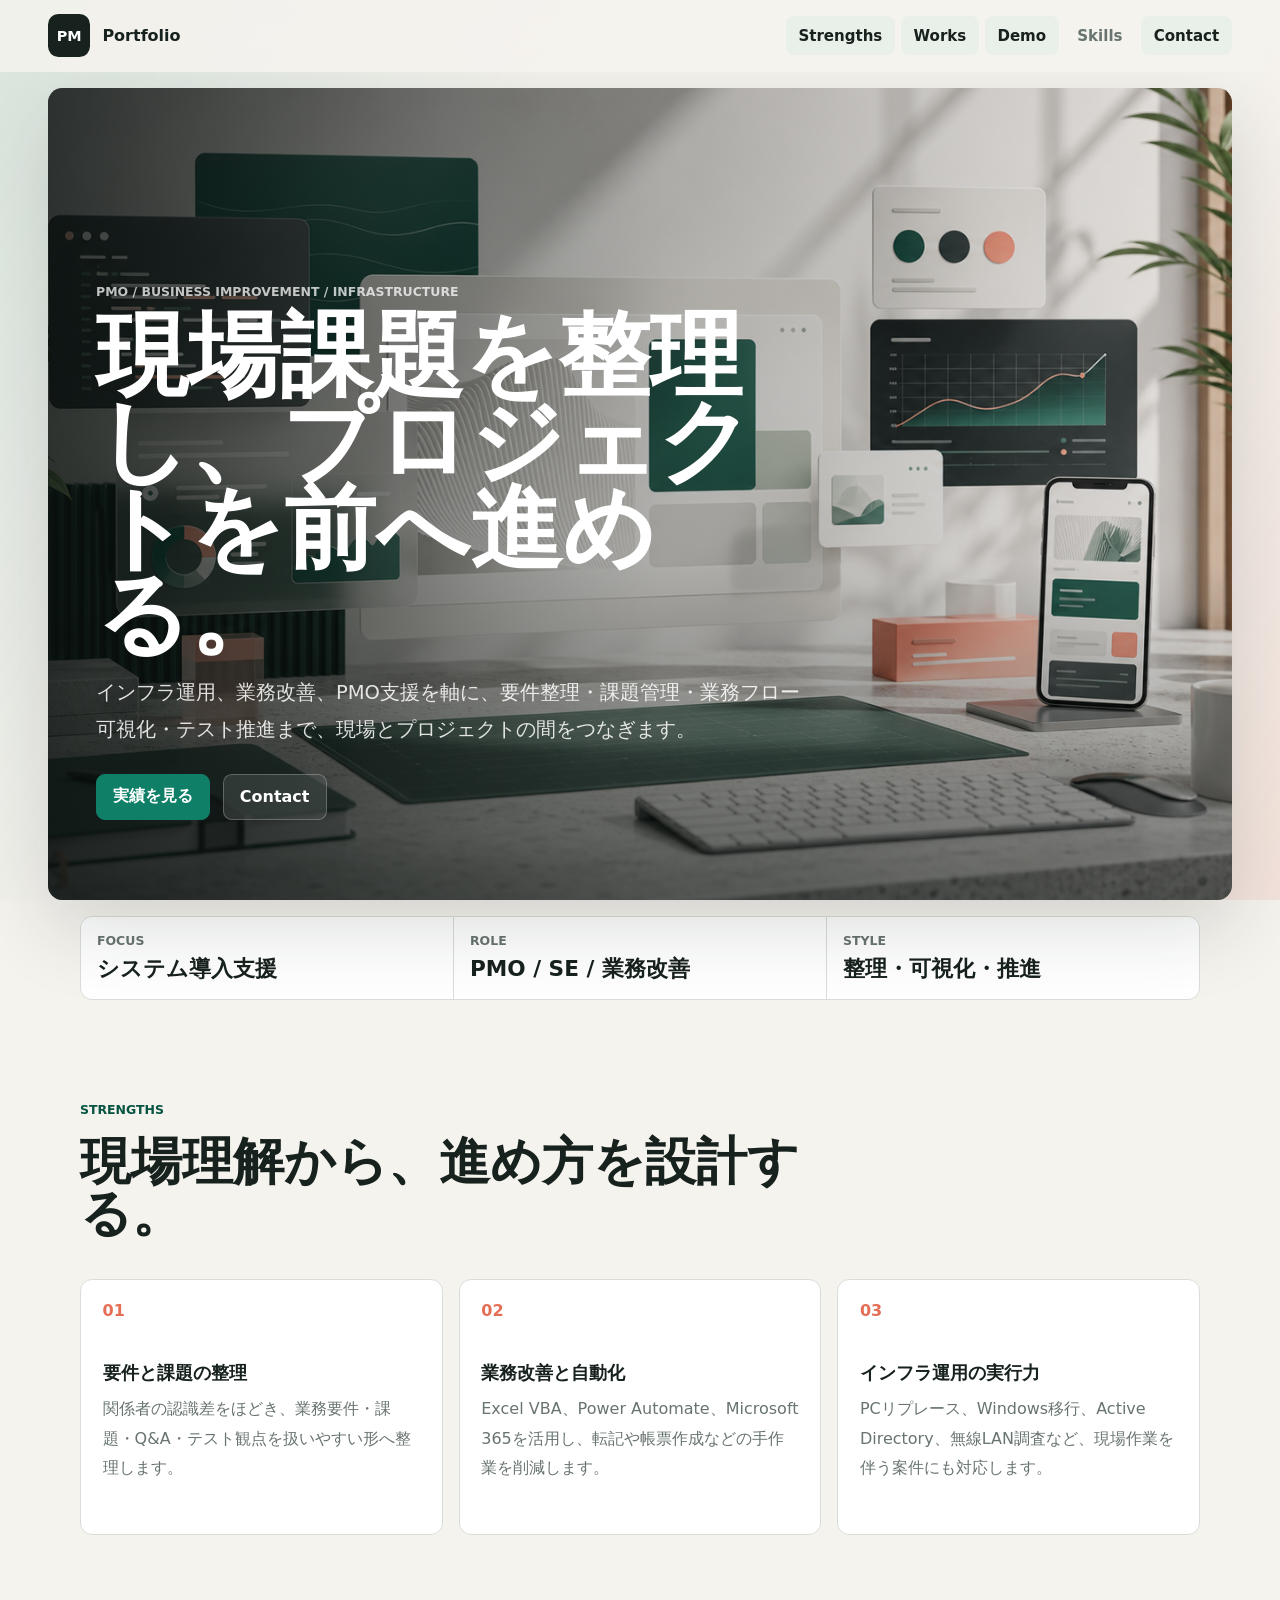
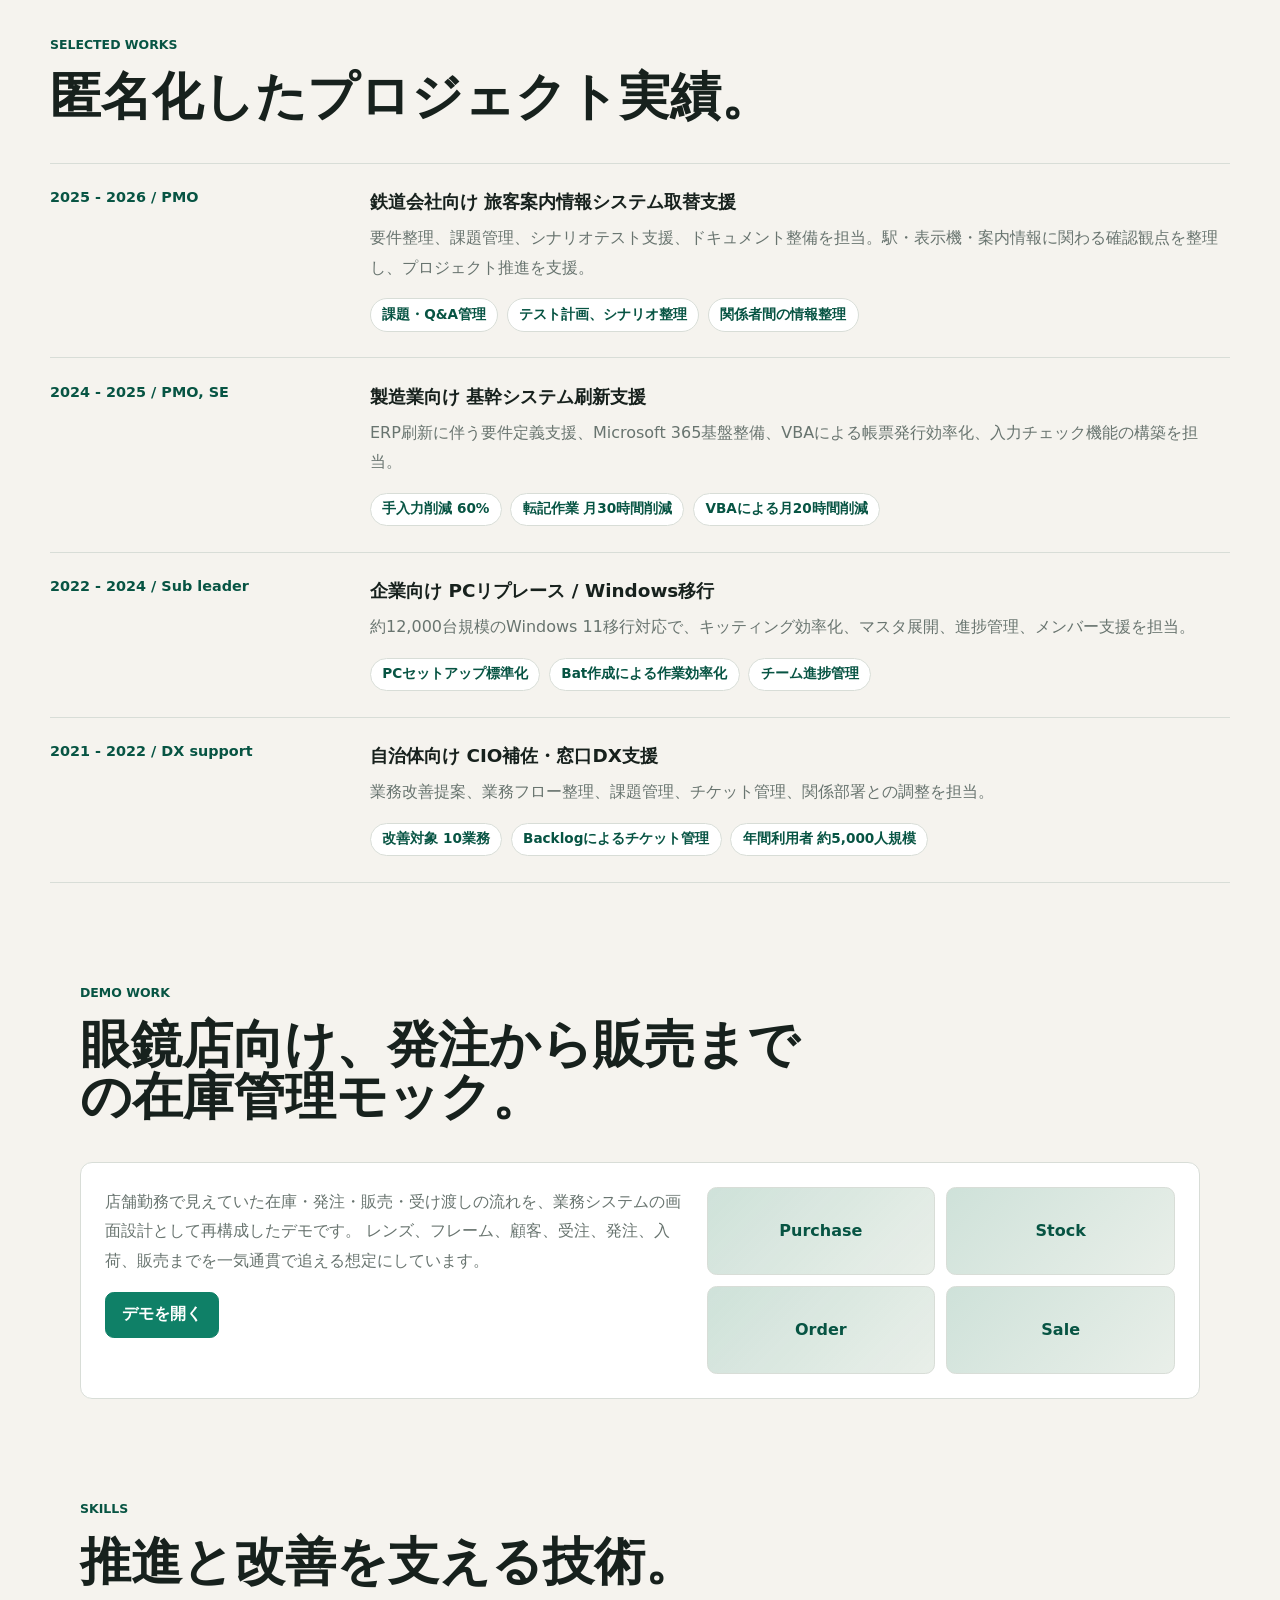
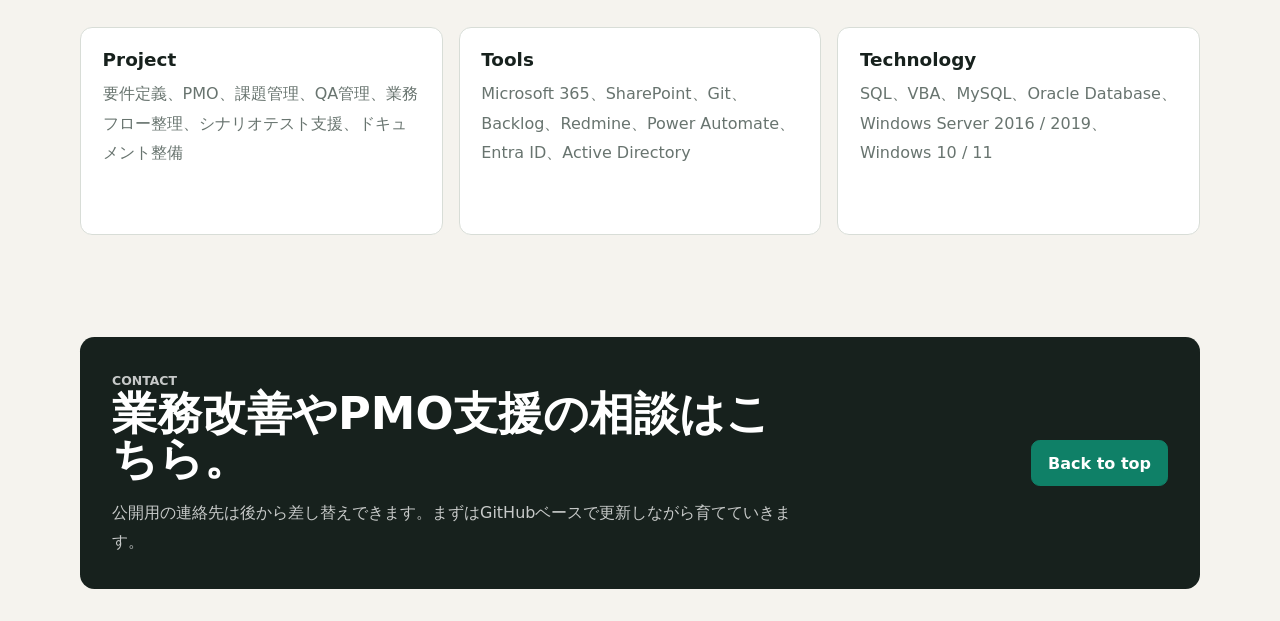
<file: index.html>
<!doctype html>
<html lang="ja">
  <head>
    <meta charset="UTF-8" />
    <meta name="viewport" content="width=device-width, initial-scale=1.0" />
    <meta
      name="description"
      content="PMO, business improvement, infrastructure operations, and DX support portfolio."
    />
    <title>PMO Portfolio</title>
    <link rel="stylesheet" href="src/styles.css" />
  </head>
  <body>
    <header class="site-header">
      <a class="brand" href="#top" aria-label="PMO Portfolio home">
        <span class="brand-mark">PM</span>
        <span>Portfolio</span>
      </a>
      <nav class="nav-links" aria-label="Primary navigation">
        <a href="#strengths">Strengths</a>
        <a href="#works">Works</a>
        <a href="#demo">Demo</a>
        <a href="#skills">Skills</a>
        <a href="#contact">Contact</a>
      </nav>
    </header>

    <main id="top">
      <section class="hero-section">
        <div class="hero-media" aria-hidden="true">
          <img src="assets/portfolio-hero.png" alt="" />
        </div>
        <div class="hero-content">
          <p class="eyebrow">PMO / Business Improvement / Infrastructure</p>
          <h1>現場課題を整理し、プロジェクトを前へ進める。</h1>
          <p class="hero-lead">
            インフラ運用、業務改善、PMO支援を軸に、要件整理・課題管理・業務フロー可視化・テスト推進まで、現場とプロジェクトの間をつなぎます。
          </p>
          <div class="hero-actions">
            <a class="button button-primary" href="#works">実績を見る</a>
            <a class="button button-secondary" href="#contact">Contact</a>
          </div>
        </div>
      </section>

      <section class="intro-strip" aria-label="Profile summary">
        <div>
          <span>Focus</span>
          <strong>システム導入支援</strong>
        </div>
        <div>
          <span>Role</span>
          <strong>PMO / SE / 業務改善</strong>
        </div>
        <div>
          <span>Style</span>
          <strong>整理・可視化・推進</strong>
        </div>
      </section>

      <section class="section" id="strengths">
        <div class="section-heading">
          <p class="eyebrow">Strengths</p>
          <h2>現場理解から、進め方を設計する。</h2>
        </div>
        <div class="strength-grid">
          <article>
            <span>01</span>
            <h3>要件と課題の整理</h3>
            <p>関係者の認識差をほどき、業務要件・課題・Q&A・テスト観点を扱いやすい形へ整理します。</p>
          </article>
          <article>
            <span>02</span>
            <h3>業務改善と自動化</h3>
            <p>Excel VBA、Power Automate、Microsoft 365を活用し、転記や帳票作成などの手作業を削減します。</p>
          </article>
          <article>
            <span>03</span>
            <h3>インフラ運用の実行力</h3>
            <p>PCリプレース、Windows移行、Active Directory、無線LAN調査など、現場作業を伴う案件にも対応します。</p>
          </article>
        </div>
      </section>

      <section class="section works-section" id="works">
        <div class="section-heading">
          <p class="eyebrow">Selected works</p>
          <h2>匿名化したプロジェクト実績。</h2>
        </div>
        <div class="timeline">
          <article class="work-item">
            <div class="work-meta">2025 - 2026 / PMO</div>
            <div>
              <h3>鉄道会社向け 旅客案内情報システム取替支援</h3>
              <p>要件整理、課題管理、シナリオテスト支援、ドキュメント整備を担当。駅・表示機・案内情報に関わる確認観点を整理し、プロジェクト推進を支援。</p>
              <ul>
                <li>課題・Q&A管理</li>
                <li>テスト計画、シナリオ整理</li>
                <li>関係者間の情報整理</li>
              </ul>
            </div>
          </article>
          <article class="work-item">
            <div class="work-meta">2024 - 2025 / PMO, SE</div>
            <div>
              <h3>製造業向け 基幹システム刷新支援</h3>
              <p>ERP刷新に伴う要件定義支援、Microsoft 365基盤整備、VBAによる帳票発行効率化、入力チェック機能の構築を担当。</p>
              <ul>
                <li>手入力削減 60%</li>
                <li>転記作業 月30時間削減</li>
                <li>VBAによる月20時間削減</li>
              </ul>
            </div>
          </article>
          <article class="work-item">
            <div class="work-meta">2022 - 2024 / Sub leader</div>
            <div>
              <h3>企業向け PCリプレース / Windows移行</h3>
              <p>約12,000台規模のWindows 11移行対応で、キッティング効率化、マスタ展開、進捗管理、メンバー支援を担当。</p>
              <ul>
                <li>PCセットアップ標準化</li>
                <li>Bat作成による作業効率化</li>
                <li>チーム進捗管理</li>
              </ul>
            </div>
          </article>
          <article class="work-item">
            <div class="work-meta">2021 - 2022 / DX support</div>
            <div>
              <h3>自治体向け CIO補佐・窓口DX支援</h3>
              <p>業務改善提案、業務フロー整理、課題管理、チケット管理、関係部署との調整を担当。</p>
              <ul>
                <li>改善対象 10業務</li>
                <li>Backlogによるチケット管理</li>
                <li>年間利用者 約5,000人規模</li>
              </ul>
            </div>
          </article>
        </div>
      </section>

      <section class="section demo-section" id="demo">
        <div class="section-heading">
          <p class="eyebrow">Demo work</p>
          <h2>眼鏡店向け、発注から販売までの在庫管理モック。</h2>
        </div>
        <div class="demo-showcase">
          <div>
            <p>
              店舗勤務で見えていた在庫・発注・販売・受け渡しの流れを、業務システムの画面設計として再構成したデモです。
              レンズ、フレーム、顧客、受注、発注、入荷、販売までを一気通貫で追える想定にしています。
            </p>
            <a class="button demo-button" href="demos/optical-inventory.html">デモを開く</a>
          </div>
          <div class="demo-preview" aria-hidden="true">
            <span>Purchase</span>
            <span>Stock</span>
            <span>Order</span>
            <span>Sale</span>
          </div>
        </div>
      </section>

      <section class="section skills-section" id="skills">
        <div class="section-heading">
          <p class="eyebrow">Skills</p>
          <h2>推進と改善を支える技術。</h2>
        </div>
        <div class="skill-columns">
          <div>
            <h3>Project</h3>
            <p>要件定義、PMO、課題管理、QA管理、業務フロー整理、シナリオテスト支援、ドキュメント整備</p>
          </div>
          <div>
            <h3>Tools</h3>
            <p>Microsoft 365、SharePoint、Git、Backlog、Redmine、Power Automate、Entra ID、Active Directory</p>
          </div>
          <div>
            <h3>Technology</h3>
            <p>SQL、VBA、MySQL、Oracle Database、Windows Server 2016 / 2019、Windows 10 / 11</p>
          </div>
        </div>
      </section>

      <section class="contact-section" id="contact">
        <div>
          <p class="eyebrow">Contact</p>
          <h2>業務改善やPMO支援の相談はこちら。</h2>
          <p>公開用の連絡先は後から差し替えできます。まずはGitHubベースで更新しながら育てていきます。</p>
        </div>
        <a class="button button-primary" href="#top">Back to top</a>
      </section>
    </main>

    <script src="src/app.js"></script>
  </body>
</html>
</file>
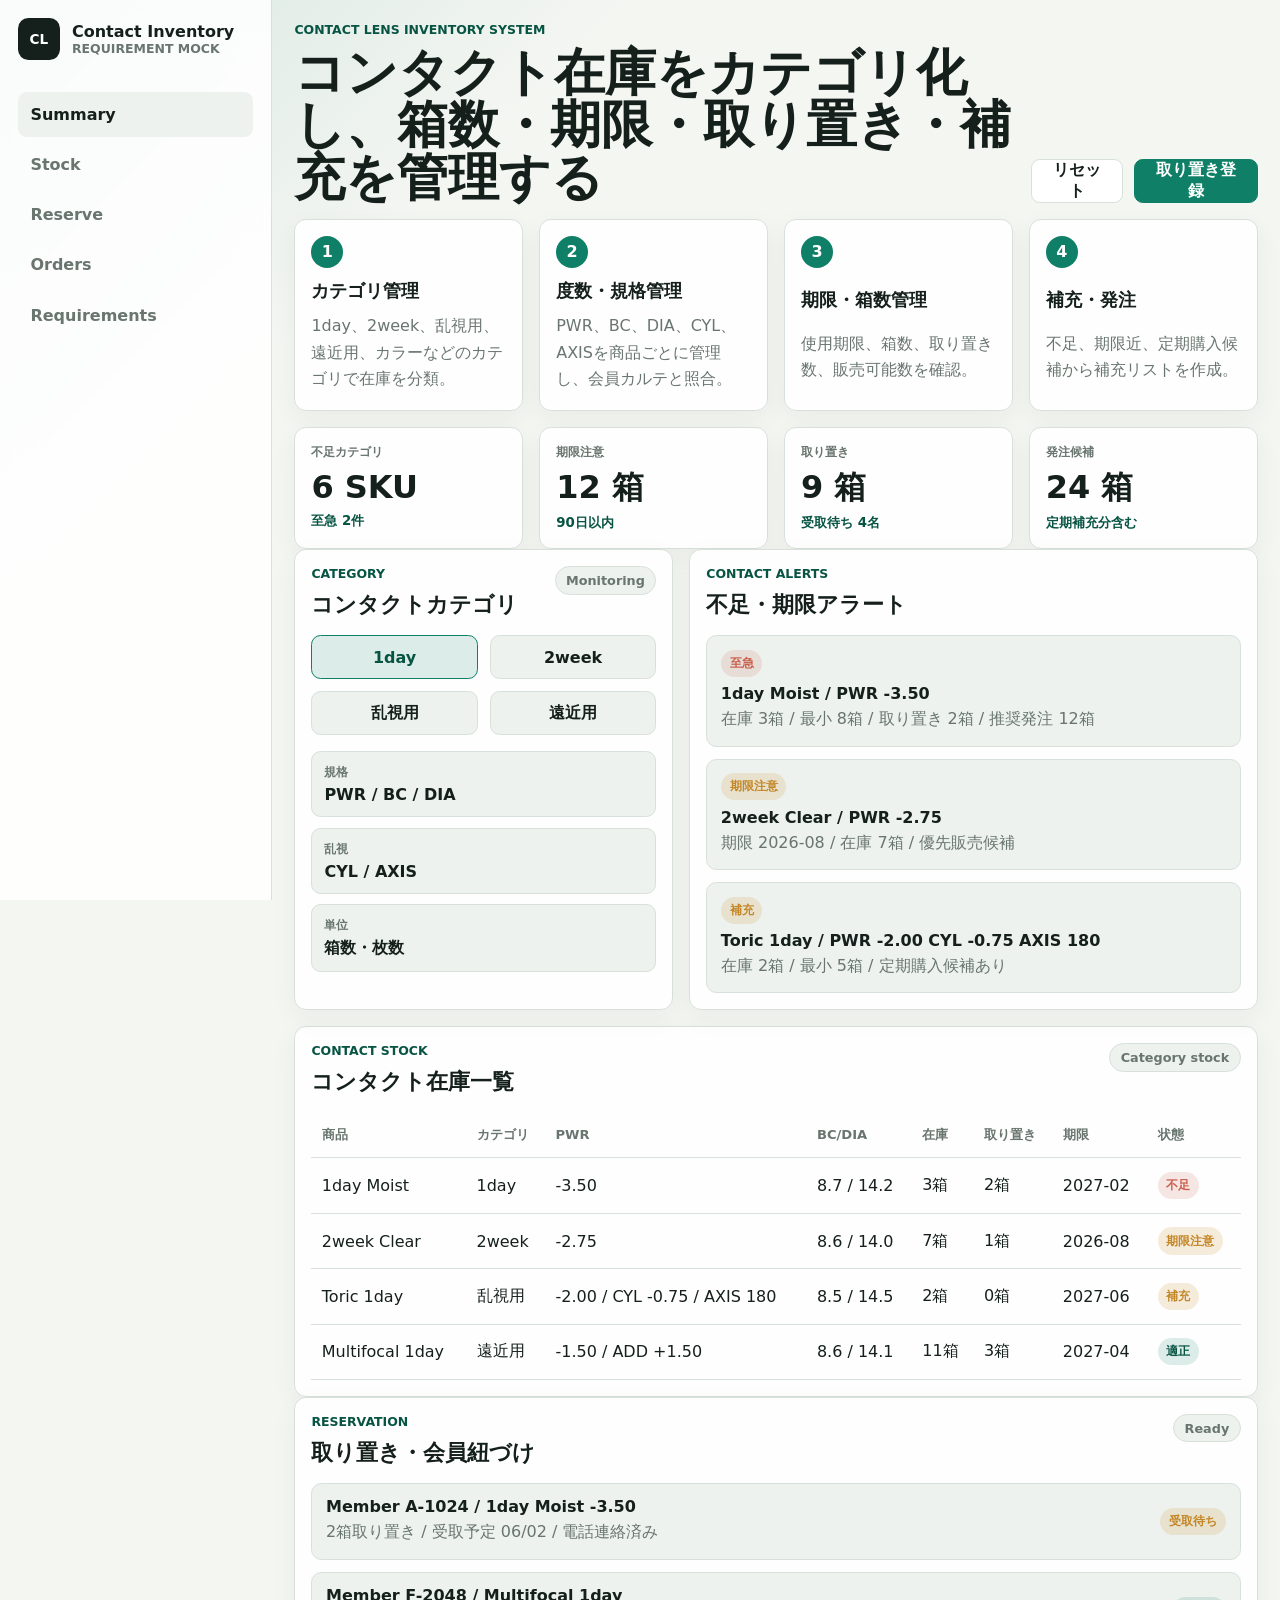
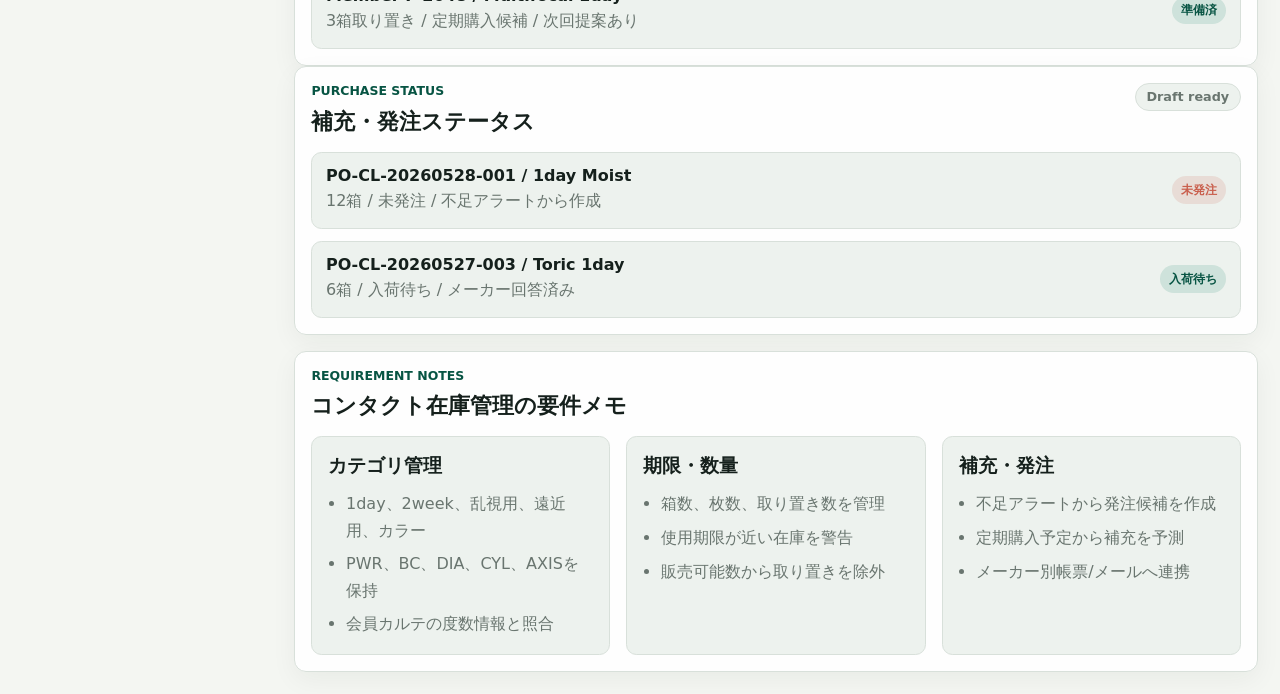
<file: demos/contact-inventory-system.html>
<!doctype html>
<html lang="ja">
  <head>
    <meta charset="UTF-8" />
    <meta name="viewport" content="width=device-width, initial-scale=1.0" />
    <meta
      name="description"
      content="Contact lens inventory system mock with category stock, expiration, reservation, and reorder alerts."
    />
    <title>Contact Lens Inventory System Mock</title>
    <link rel="stylesheet" href="../src/optical-demo.css" />
  </head>
  <body>
    <div class="app-frame">
      <aside class="side-panel">
        <a class="brand" href="optical-inventory.html">
          <span class="brand-mark">CL</span>
          <span>
            <strong>Contact Inventory</strong>
            <small>Requirement mock</small>
          </span>
        </a>
        <nav class="side-nav" aria-label="Contact inventory navigation">
          <a class="active" href="#summary">Summary</a>
          <a href="#stock">Stock</a>
          <a href="#reserve">Reserve</a>
          <a href="#orders">Orders</a>
          <a href="#requirements">Requirements</a>
        </nav>
      </aside>

      <main class="workspace">
        <header class="topbar detail-topbar">
          <div>
            <p class="eyebrow">Contact lens inventory system</p>
            <h1>コンタクト在庫をカテゴリ化し、箱数・期限・取り置き・補充を管理する</h1>
          </div>
          <div class="top-actions">
            <button type="button" class="ghost-button" id="resetContact">リセット</button>
            <button type="button" class="primary-button" id="reserveContact">取り置き登録</button>
          </div>
        </header>

        <section class="system-flow" aria-label="Contact inventory flow">
          <article>
            <span>1</span>
            <strong>カテゴリ管理</strong>
            <p>1day、2week、乱視用、遠近用、カラーなどのカテゴリで在庫を分類。</p>
          </article>
          <article>
            <span>2</span>
            <strong>度数・規格管理</strong>
            <p>PWR、BC、DIA、CYL、AXISを商品ごとに管理し、会員カルテと照合。</p>
          </article>
          <article>
            <span>3</span>
            <strong>期限・箱数管理</strong>
            <p>使用期限、箱数、取り置き数、販売可能数を確認。</p>
          </article>
          <article>
            <span>4</span>
            <strong>補充・発注</strong>
            <p>不足、期限近、定期購入候補から補充リストを作成。</p>
          </article>
        </section>

        <section class="kpi-grid" id="summary">
          <article>
            <span>不足カテゴリ</span>
            <strong id="contactAlertCount">6 SKU</strong>
            <small>至急 2件</small>
          </article>
          <article>
            <span>期限注意</span>
            <strong>12 箱</strong>
            <small>90日以内</small>
          </article>
          <article>
            <span>取り置き</span>
            <strong id="reservedBoxes">9 箱</strong>
            <small>受取待ち 4名</small>
          </article>
          <article>
            <span>発注候補</span>
            <strong>24 箱</strong>
            <small>定期補充分含む</small>
          </article>
        </section>

        <section class="lens-layout">
          <article class="panel lens-filter-panel">
            <div class="panel-heading">
              <div>
                <p class="eyebrow">Category</p>
                <h2>コンタクトカテゴリ</h2>
              </div>
              <span class="live-badge" id="contactState">Monitoring</span>
            </div>
            <div class="search-mode-grid">
              <button type="button" class="active">1day</button>
              <button type="button">2week</button>
              <button type="button">乱視用</button>
              <button type="button">遠近用</button>
            </div>
            <div class="device-spec-grid">
              <div><span>規格</span><strong>PWR / BC / DIA</strong></div>
              <div><span>乱視</span><strong>CYL / AXIS</strong></div>
              <div><span>単位</span><strong>箱数・枚数</strong></div>
            </div>
          </article>

          <article class="panel shortage-panel">
            <div class="panel-heading">
              <div>
                <p class="eyebrow">Contact alerts</p>
                <h2>不足・期限アラート</h2>
              </div>
            </div>
            <div class="alert-list">
              <article>
                <span class="pill danger">至急</span>
                <strong>1day Moist / PWR -3.50</strong>
                <p>在庫 3箱 / 最小 8箱 / 取り置き 2箱 / 推奨発注 12箱</p>
              </article>
              <article>
                <span class="pill warn">期限注意</span>
                <strong>2week Clear / PWR -2.75</strong>
                <p>期限 2026-08 / 在庫 7箱 / 優先販売候補</p>
              </article>
              <article>
                <span class="pill warn">補充</span>
                <strong>Toric 1day / PWR -2.00 CYL -0.75 AXIS 180</strong>
                <p>在庫 2箱 / 最小 5箱 / 定期購入候補あり</p>
              </article>
            </div>
          </article>
        </section>

        <section class="panel lens-matrix-panel" id="stock">
          <div class="panel-heading">
            <div>
              <p class="eyebrow">Contact stock</p>
              <h2>コンタクト在庫一覧</h2>
            </div>
            <span class="live-badge">Category stock</span>
          </div>
          <div class="table-wrap">
            <table>
              <thead>
                <tr>
                  <th>商品</th>
                  <th>カテゴリ</th>
                  <th>PWR</th>
                  <th>BC/DIA</th>
                  <th>在庫</th>
                  <th>取り置き</th>
                  <th>期限</th>
                  <th>状態</th>
                </tr>
              </thead>
              <tbody>
                <tr>
                  <td>1day Moist</td>
                  <td>1day</td>
                  <td>-3.50</td>
                  <td>8.7 / 14.2</td>
                  <td id="contactStockCritical">3箱</td>
                  <td id="contactReservedRow">2箱</td>
                  <td>2027-02</td>
                  <td><span class="pill danger">不足</span></td>
                </tr>
                <tr>
                  <td>2week Clear</td>
                  <td>2week</td>
                  <td>-2.75</td>
                  <td>8.6 / 14.0</td>
                  <td>7箱</td>
                  <td>1箱</td>
                  <td>2026-08</td>
                  <td><span class="pill warn">期限注意</span></td>
                </tr>
                <tr>
                  <td>Toric 1day</td>
                  <td>乱視用</td>
                  <td>-2.00 / CYL -0.75 / AXIS 180</td>
                  <td>8.5 / 14.5</td>
                  <td>2箱</td>
                  <td>0箱</td>
                  <td>2027-06</td>
                  <td><span class="pill warn">補充</span></td>
                </tr>
                <tr>
                  <td>Multifocal 1day</td>
                  <td>遠近用</td>
                  <td>-1.50 / ADD +1.50</td>
                  <td>8.6 / 14.1</td>
                  <td>11箱</td>
                  <td>3箱</td>
                  <td>2027-04</td>
                  <td><span class="pill ok">適正</span></td>
                </tr>
              </tbody>
            </table>
          </div>
        </section>

        <section class="panel order-status-panel" id="reserve">
          <div class="panel-heading">
            <div>
              <p class="eyebrow">Reservation</p>
              <h2>取り置き・会員紐づけ</h2>
            </div>
            <span class="live-badge" id="reserveState">Ready</span>
          </div>
          <div class="history-list">
            <article>
              <div>
                <strong>Member A-1024 / 1day Moist -3.50</strong>
                <p>2箱取り置き / 受取予定 06/02 / 電話連絡済み</p>
              </div>
              <span class="pill warn">受取待ち</span>
            </article>
            <article>
              <div>
                <strong>Member F-2048 / Multifocal 1day</strong>
                <p>3箱取り置き / 定期購入候補 / 次回提案あり</p>
              </div>
              <span class="pill ok">準備済</span>
            </article>
          </div>
        </section>

        <section class="panel order-status-panel" id="orders">
          <div class="panel-heading">
            <div>
              <p class="eyebrow">Purchase status</p>
              <h2>補充・発注ステータス</h2>
            </div>
            <span class="live-badge" id="contactOrderState">Draft ready</span>
          </div>
          <div class="history-list">
            <article>
              <div>
                <strong>PO-CL-20260528-001 / 1day Moist</strong>
                <p>12箱 / 未発注 / 不足アラートから作成</p>
              </div>
              <span class="pill danger" id="contactOrderStatus">未発注</span>
            </article>
            <article>
              <div>
                <strong>PO-CL-20260527-003 / Toric 1day</strong>
                <p>6箱 / 入荷待ち / メーカー回答済み</p>
              </div>
              <span class="pill ok">入荷待ち</span>
            </article>
          </div>
        </section>

        <section class="panel requirements-panel" id="requirements">
          <div class="panel-heading">
            <div>
              <p class="eyebrow">Requirement notes</p>
              <h2>コンタクト在庫管理の要件メモ</h2>
            </div>
          </div>
          <div class="requirements-grid">
            <article>
              <h3>カテゴリ管理</h3>
              <ul>
                <li>1day、2week、乱視用、遠近用、カラー</li>
                <li>PWR、BC、DIA、CYL、AXISを保持</li>
                <li>会員カルテの度数情報と照合</li>
              </ul>
            </article>
            <article>
              <h3>期限・数量</h3>
              <ul>
                <li>箱数、枚数、取り置き数を管理</li>
                <li>使用期限が近い在庫を警告</li>
                <li>販売可能数から取り置きを除外</li>
              </ul>
            </article>
            <article>
              <h3>補充・発注</h3>
              <ul>
                <li>不足アラートから発注候補を作成</li>
                <li>定期購入予定から補充を予測</li>
                <li>メーカー別帳票/メールへ連携</li>
              </ul>
            </article>
          </div>
        </section>
      </main>
    </div>

    <script src="../src/contact-inventory-system.js"></script>
  </body>
</html>
</file>
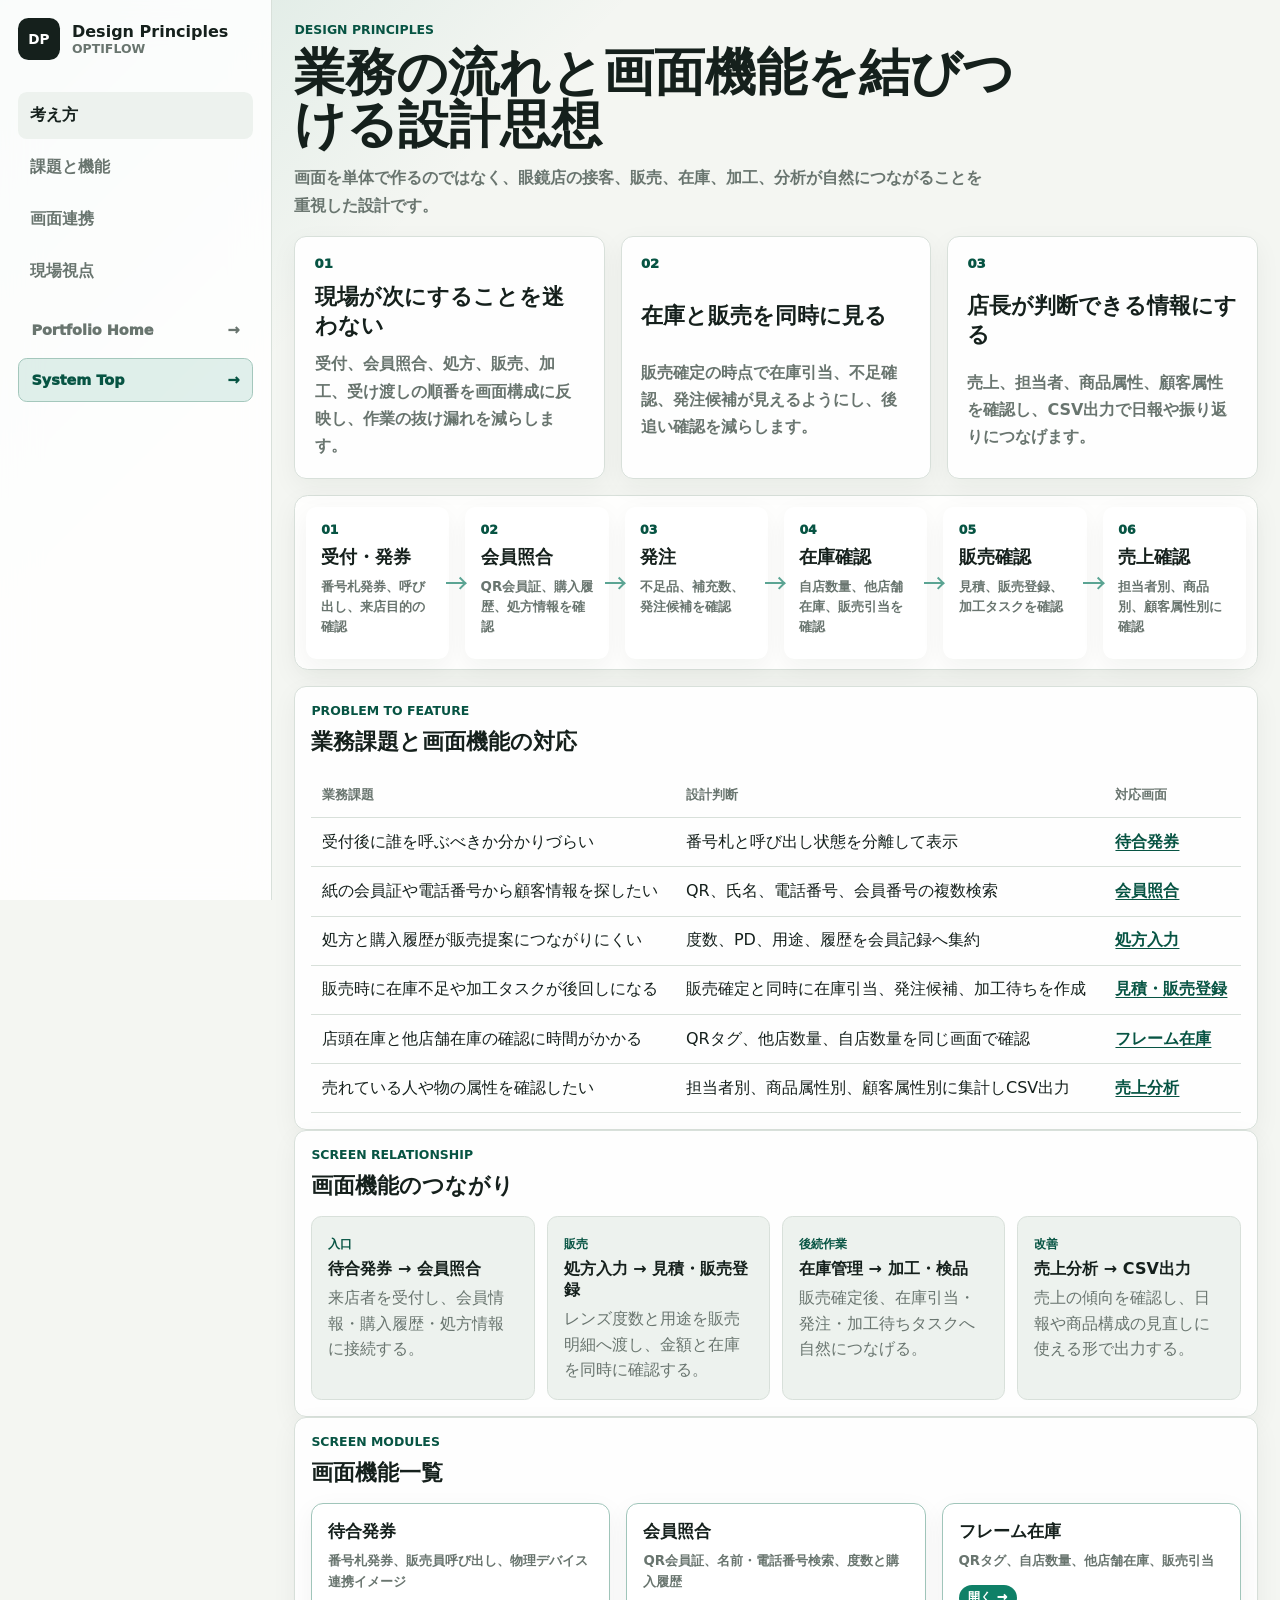
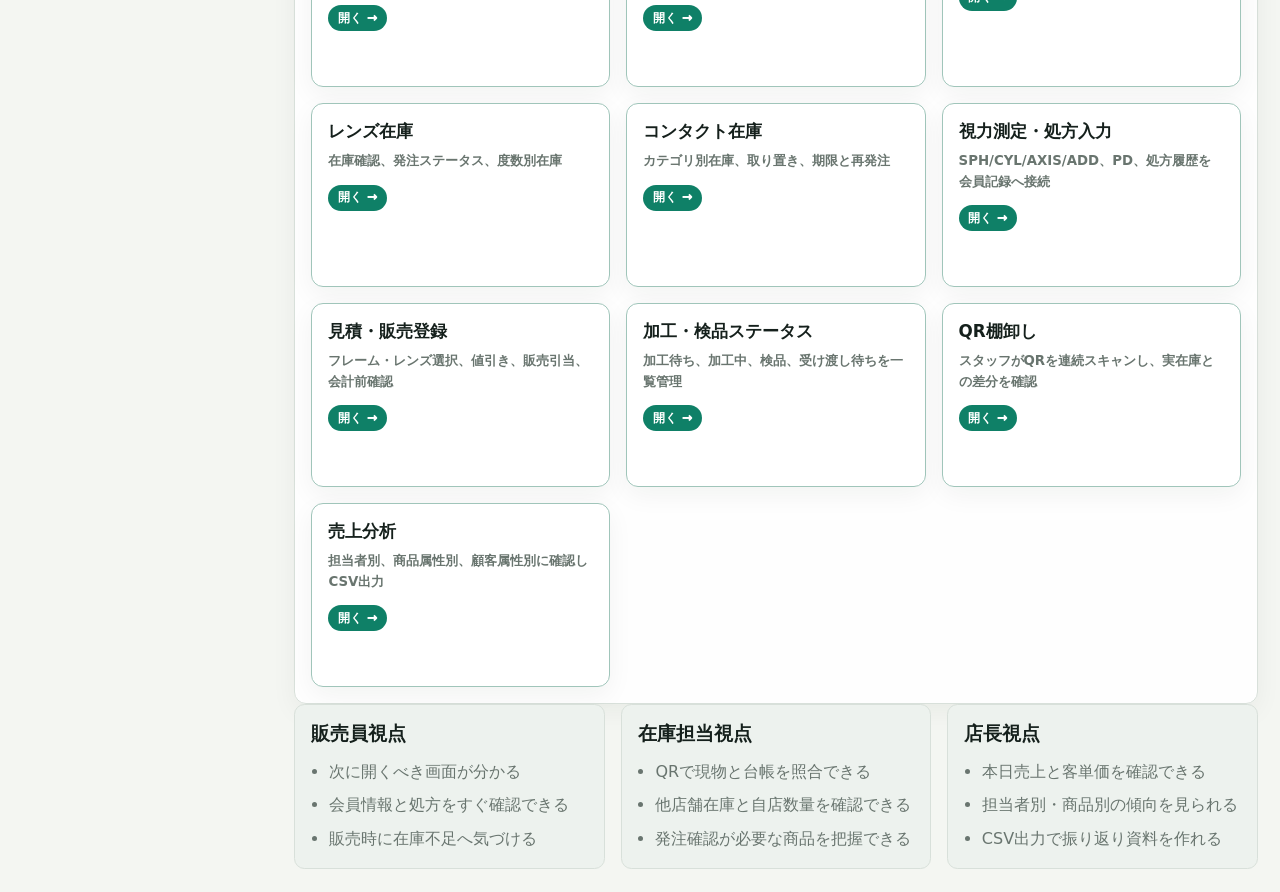
<file: demos/design-principles.html>
<!doctype html>
<html lang="ja">
  <head>
    <meta charset="UTF-8" />
    <meta name="viewport" content="width=device-width, initial-scale=1.0" />
    <meta
      name="description"
      content="Design principles and screen-function mapping for OptiFlow Retail Suite."
    />
    <title>OptiFlow Design Principles</title>
    <link rel="stylesheet" href="../src/optical-demo.css" />
  </head>
  <body>
    <div class="app-frame">
      <aside class="side-panel">
        <a class="brand" href="optical-inventory.html">
          <span class="brand-mark">DP</span>
          <span>
            <strong>Design Principles</strong>
            <small>OptiFlow</small>
          </span>
        </a>
        <nav class="side-nav" aria-label="Design principles navigation">
          <a class="active" href="#concept">考え方</a>
          <a href="#mapping">課題と機能</a>
          <a href="#flow">画面連携</a>
          <a href="#operations">現場視点</a>
        </nav>
        <div class="home-links" aria-label="Home links">
          <a href="../index.html">Portfolio Home</a>
          <a href="optical-inventory.html">System Top</a>
        </div>
      </aside>

      <main class="workspace">
        <header class="topbar detail-topbar">
          <div>
            <p class="eyebrow">Design principles</p>
            <h1>業務の流れと画面機能を結びつける設計思想</h1>
            <p class="topbar-lead">画面を単体で作るのではなく、眼鏡店の接客、販売、在庫、加工、分析が自然につながることを重視した設計です。</p>
          </div>
        </header>

        <section class="principle-hero" id="concept">
          <article>
            <span>01</span>
            <strong>現場が次にすることを迷わない</strong>
            <p>受付、会員照合、処方、販売、加工、受け渡しの順番を画面構成に反映し、作業の抜け漏れを減らします。</p>
          </article>
          <article>
            <span>02</span>
            <strong>在庫と販売を同時に見る</strong>
            <p>販売確定の時点で在庫引当、不足確認、発注候補が見えるようにし、後追い確認を減らします。</p>
          </article>
          <article>
            <span>03</span>
            <strong>店長が判断できる情報にする</strong>
            <p>売上、担当者、商品属性、顧客属性を確認し、CSV出力で日報や振り返りにつなげます。</p>
          </article>
        </section>

        <section class="store-flow" aria-label="眼鏡店業務フロー">
          <article>
            <span>01</span>
            <strong>受付・発券</strong>
            <small>番号札発券、呼び出し、来店目的の確認</small>
          </article>
          <article>
            <span>02</span>
            <strong>会員照合</strong>
            <small>QR会員証、購入履歴、処方情報を確認</small>
          </article>
          <article>
            <span>03</span>
            <strong>発注</strong>
            <small>不足品、補充数、発注候補を確認</small>
          </article>
          <article>
            <span>04</span>
            <strong>在庫確認</strong>
            <small>自店数量、他店舗在庫、販売引当を確認</small>
          </article>
          <article>
            <span>05</span>
            <strong>販売確認</strong>
            <small>見積、販売登録、加工タスクを確認</small>
          </article>
          <article>
            <span>06</span>
            <strong>売上確認</strong>
            <small>担当者別、商品別、顧客属性別に確認</small>
          </article>
        </section>

        <section class="panel" id="mapping">
          <div class="panel-heading">
            <div>
              <p class="eyebrow">Problem to feature</p>
              <h2>業務課題と画面機能の対応</h2>
            </div>
          </div>
          <div class="table-wrap">
            <table>
              <thead>
                <tr>
                  <th>業務課題</th>
                  <th>設計判断</th>
                  <th>対応画面</th>
                </tr>
              </thead>
              <tbody>
                <tr>
                  <td>受付後に誰を呼ぶべきか分かりづらい</td>
                  <td>番号札と呼び出し状態を分離して表示</td>
                  <td><a class="table-link" href="queue-ticket-system.html">待合発券</a></td>
                </tr>
                <tr>
                  <td>紙の会員証や電話番号から顧客情報を探したい</td>
                  <td>QR、氏名、電話番号、会員番号の複数検索</td>
                  <td><a class="table-link" href="member-lookup-system.html">会員照合</a></td>
                </tr>
                <tr>
                  <td>処方と購入履歴が販売提案につながりにくい</td>
                  <td>度数、PD、用途、履歴を会員記録へ集約</td>
                  <td><a class="table-link" href="prescription-input-system.html">処方入力</a></td>
                </tr>
                <tr>
                  <td>販売時に在庫不足や加工タスクが後回しになる</td>
                  <td>販売確定と同時に在庫引当、発注候補、加工待ちを作成</td>
                  <td><a class="table-link" href="sales-registration-system.html">見積・販売登録</a></td>
                </tr>
                <tr>
                  <td>店頭在庫と他店舗在庫の確認に時間がかかる</td>
                  <td>QRタグ、他店数量、自店数量を同じ画面で確認</td>
                  <td><a class="table-link" href="frame-inventory-system.html">フレーム在庫</a></td>
                </tr>
                <tr>
                  <td>売れている人や物の属性を確認したい</td>
                  <td>担当者別、商品属性別、顧客属性別に集計しCSV出力</td>
                  <td><a class="table-link" href="sales-analytics-system.html">売上分析</a></td>
                </tr>
              </tbody>
            </table>
          </div>
        </section>

        <section class="panel" id="flow">
          <div class="panel-heading">
            <div>
              <p class="eyebrow">Screen relationship</p>
              <h2>画面機能のつながり</h2>
            </div>
          </div>
          <div class="function-map">
            <article>
              <span>入口</span>
              <strong>待合発券 → 会員照合</strong>
              <p>来店者を受付し、会員情報・購入履歴・処方情報に接続する。</p>
            </article>
            <article>
              <span>販売</span>
              <strong>処方入力 → 見積・販売登録</strong>
              <p>レンズ度数と用途を販売明細へ渡し、金額と在庫を同時に確認する。</p>
            </article>
            <article>
              <span>後続作業</span>
              <strong>在庫管理 → 加工・検品</strong>
              <p>販売確定後、在庫引当・発注・加工待ちタスクへ自然につなげる。</p>
            </article>
            <article>
              <span>改善</span>
              <strong>売上分析 → CSV出力</strong>
              <p>売上の傾向を確認し、日報や商品構成の見直しに使える形で出力する。</p>
            </article>
          </div>
        </section>

        <section class="panel">
          <div class="panel-heading">
            <div>
              <p class="eyebrow">Screen modules</p>
              <h2>画面機能一覧</h2>
            </div>
          </div>
          <div class="roadmap-grid">
            <a class="roadmap-item is-ready" href="queue-ticket-system.html">
              <strong>待合発券</strong>
              <small>番号札発券、販売員呼び出し、物理デバイス連携イメージ</small>
            </a>
            <a class="roadmap-item is-ready" href="member-lookup-system.html">
              <strong>会員照合</strong>
              <small>QR会員証、名前・電話番号検索、度数と購入履歴</small>
            </a>
            <a class="roadmap-item is-ready" href="frame-inventory-system.html">
              <strong>フレーム在庫</strong>
              <small>QRタグ、自店数量、他店舗在庫、販売引当</small>
            </a>
            <a class="roadmap-item is-ready" href="lens-inventory-system.html">
              <strong>レンズ在庫</strong>
              <small>在庫確認、発注ステータス、度数別在庫</small>
            </a>
            <a class="roadmap-item is-ready" href="contact-inventory-system.html">
              <strong>コンタクト在庫</strong>
              <small>カテゴリ別在庫、取り置き、期限と再発注</small>
            </a>
            <a class="roadmap-item is-ready" href="prescription-input-system.html">
              <strong>視力測定・処方入力</strong>
              <small>SPH/CYL/AXIS/ADD、PD、処方履歴を会員記録へ接続</small>
            </a>
            <a class="roadmap-item is-ready" href="sales-registration-system.html">
              <strong>見積・販売登録</strong>
              <small>フレーム・レンズ選択、値引き、販売引当、会計前確認</small>
            </a>
            <a class="roadmap-item is-ready" href="processing-inspection-system.html">
              <strong>加工・検品ステータス</strong>
              <small>加工待ち、加工中、検品、受け渡し待ちを一覧管理</small>
            </a>
            <a class="roadmap-item is-ready" href="qr-stocktake-system.html">
              <strong>QR棚卸し</strong>
              <small>スタッフがQRを連続スキャンし、実在庫との差分を確認</small>
            </a>
            <a class="roadmap-item is-ready" href="sales-analytics-system.html">
              <strong>売上分析</strong>
              <small>担当者別、商品属性別、顧客属性別に確認しCSV出力</small>
            </a>
          </div>
        </section>

        <section class="requirements-grid" id="operations">
          <article>
            <h3>販売員視点</h3>
            <ul>
              <li>次に開くべき画面が分かる</li>
              <li>会員情報と処方をすぐ確認できる</li>
              <li>販売時に在庫不足へ気づける</li>
            </ul>
          </article>
          <article>
            <h3>在庫担当視点</h3>
            <ul>
              <li>QRで現物と台帳を照合できる</li>
              <li>他店舗在庫と自店数量を確認できる</li>
              <li>発注確認が必要な商品を把握できる</li>
            </ul>
          </article>
          <article>
            <h3>店長視点</h3>
            <ul>
              <li>本日売上と客単価を確認できる</li>
              <li>担当者別・商品別の傾向を見られる</li>
              <li>CSV出力で振り返り資料を作れる</li>
            </ul>
          </article>
        </section>
      </main>
    </div>
  </body>
</html>
</file>
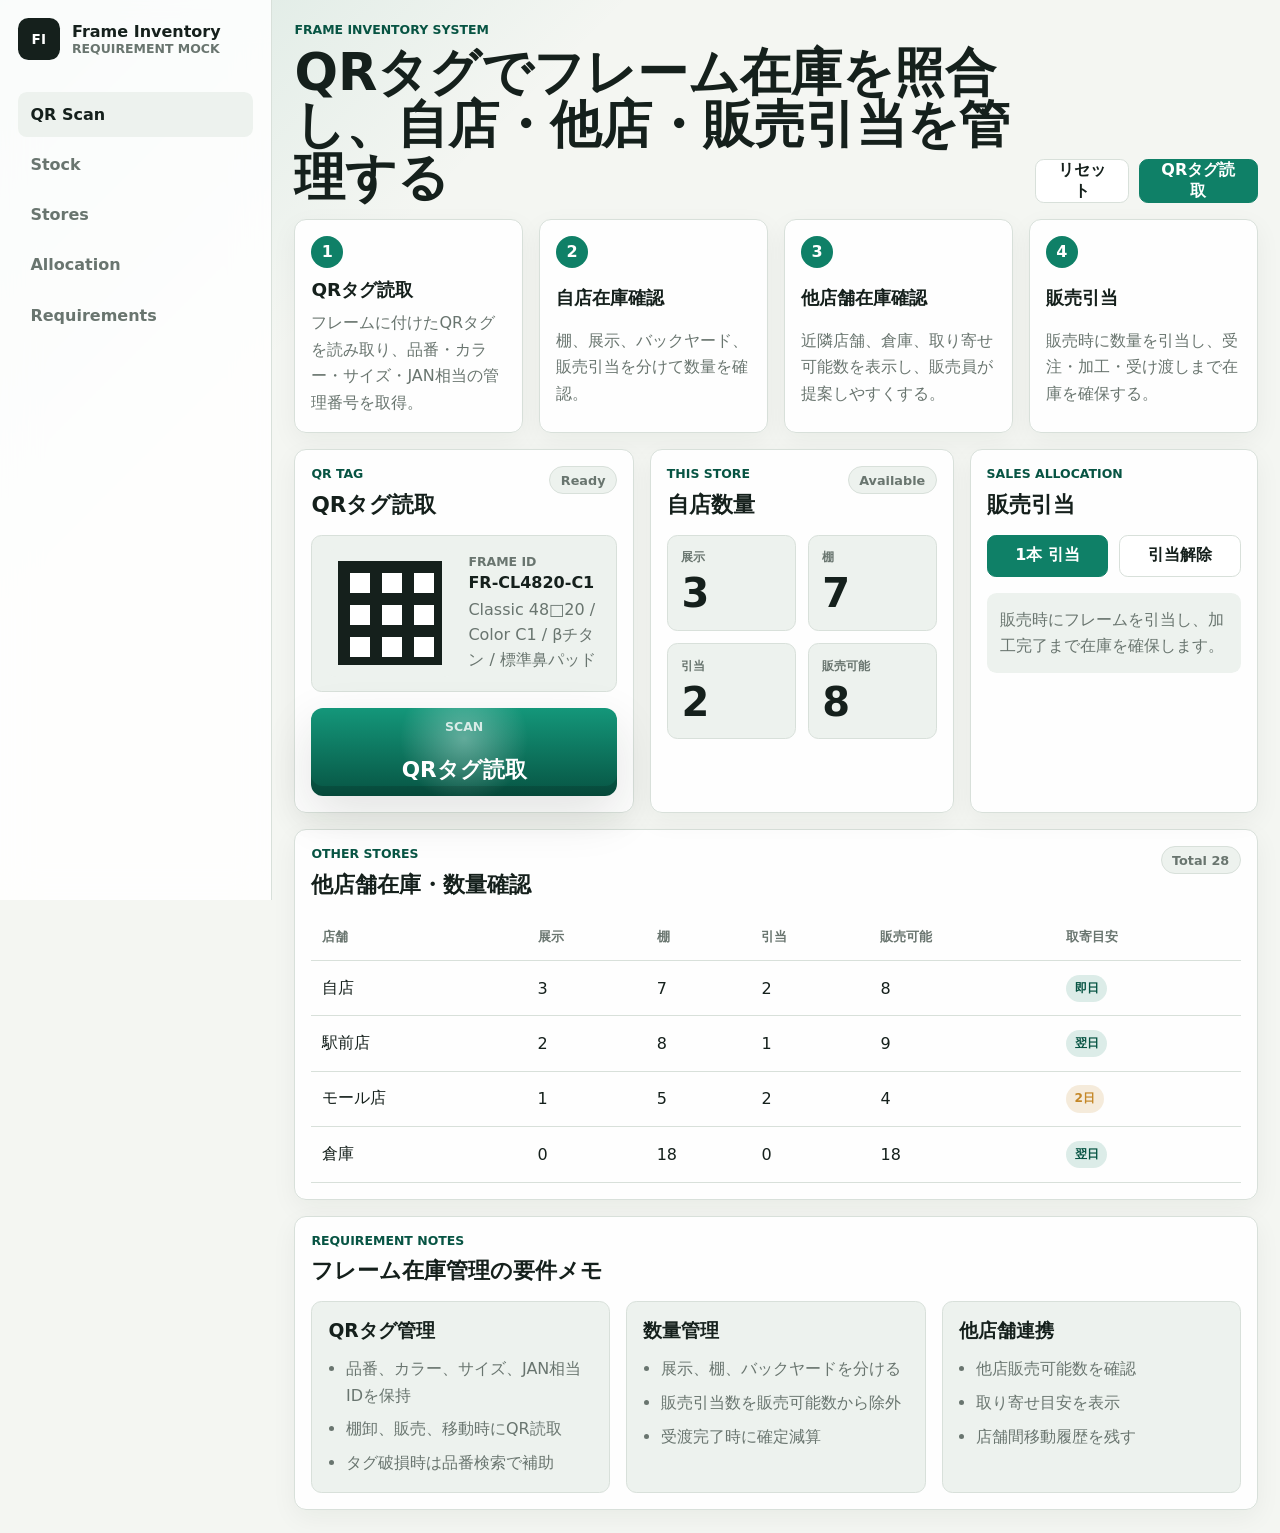
<file: demos/frame-inventory-system.html>
<!doctype html>
<html lang="ja">
  <head>
    <meta charset="UTF-8" />
    <meta name="viewport" content="width=device-width, initial-scale=1.0" />
    <meta
      name="description"
      content="Frame inventory system mock for QR tags, store stock, cross-store stock, and sales allocation."
    />
    <title>Frame Inventory System Mock</title>
    <link rel="stylesheet" href="../src/optical-demo.css" />
  </head>
  <body>
    <div class="app-frame">
      <aside class="side-panel">
        <a class="brand" href="optical-inventory.html">
          <span class="brand-mark">FI</span>
          <span>
            <strong>Frame Inventory</strong>
            <small>Requirement mock</small>
          </span>
        </a>
        <nav class="side-nav" aria-label="Frame inventory navigation">
          <a class="active" href="#scan">QR Scan</a>
          <a href="#stock">Stock</a>
          <a href="#stores">Stores</a>
          <a href="#allocation">Allocation</a>
          <a href="#requirements">Requirements</a>
        </nav>
      </aside>

      <main class="workspace">
        <header class="topbar detail-topbar">
          <div>
            <p class="eyebrow">Frame inventory system</p>
            <h1>QRタグでフレーム在庫を照合し、自店・他店・販売引当を管理する</h1>
          </div>
          <div class="top-actions">
            <button type="button" class="ghost-button" id="resetFrame">リセット</button>
            <button type="button" class="primary-button" id="scanFrame">QRタグ読取</button>
          </div>
        </header>

        <section class="system-flow" aria-label="Frame inventory flow">
          <article>
            <span>1</span>
            <strong>QRタグ読取</strong>
            <p>フレームに付けたQRタグを読み取り、品番・カラー・サイズ・JAN相当の管理番号を取得。</p>
          </article>
          <article>
            <span>2</span>
            <strong>自店在庫確認</strong>
            <p>棚、展示、バックヤード、販売引当を分けて数量を確認。</p>
          </article>
          <article>
            <span>3</span>
            <strong>他店舗在庫確認</strong>
            <p>近隣店舗、倉庫、取り寄せ可能数を表示し、販売員が提案しやすくする。</p>
          </article>
          <article>
            <span>4</span>
            <strong>販売引当</strong>
            <p>販売時に数量を引当し、受注・加工・受け渡しまで在庫を確保する。</p>
          </article>
        </section>

        <section class="frame-layout">
          <article class="panel frame-scan-panel" id="scan">
            <div class="panel-heading">
              <div>
                <p class="eyebrow">QR tag</p>
                <h2>QRタグ読取</h2>
              </div>
              <span class="live-badge" id="frameScanState">Ready</span>
            </div>
            <div class="frame-tag-card">
              <div class="qr-box large" aria-label="Frame QR tag mock"></div>
              <div>
                <span>Frame ID</span>
                <strong id="frameId">FR-CL4820-C1</strong>
                <p>Classic 48□20 / Color C1 / βチタン / 標準鼻パッド</p>
              </div>
            </div>
            <button type="button" class="device-button compact" id="scanFrameButton">
              <span>SCAN</span>
              <strong>QRタグ読取</strong>
            </button>
          </article>

          <article class="panel stock-summary-panel" id="stock">
            <div class="panel-heading">
              <div>
                <p class="eyebrow">This store</p>
                <h2>自店数量</h2>
              </div>
              <span class="live-badge" id="stockState">Available</span>
            </div>
            <div class="stock-metrics">
              <div><span>展示</span><strong id="displayQty">3</strong></div>
              <div><span>棚</span><strong id="shelfQty">7</strong></div>
              <div><span>引当</span><strong id="allocatedQty">2</strong></div>
              <div><span>販売可能</span><strong id="availableQty">8</strong></div>
            </div>
          </article>

          <article class="panel allocation-panel" id="allocation">
            <div class="panel-heading">
              <div>
                <p class="eyebrow">Sales allocation</p>
                <h2>販売引当</h2>
              </div>
            </div>
            <div class="allocation-actions">
              <button type="button" class="primary-button" id="allocateFrame">1本 引当</button>
              <button type="button" class="ghost-button" id="releaseFrame">引当解除</button>
            </div>
            <p class="announcement" id="allocationMessage">
              販売時にフレームを引当し、加工完了まで在庫を確保します。
            </p>
          </article>
        </section>

        <section class="panel other-store-panel" id="stores">
          <div class="panel-heading">
            <div>
              <p class="eyebrow">Other stores</p>
              <h2>他店舗在庫・数量確認</h2>
            </div>
            <span class="live-badge">Total 28</span>
          </div>
          <div class="table-wrap">
            <table>
              <thead>
                <tr>
                  <th>店舗</th>
                  <th>展示</th>
                  <th>棚</th>
                  <th>引当</th>
                  <th>販売可能</th>
                  <th>取寄目安</th>
                </tr>
              </thead>
              <tbody>
                <tr>
                  <td>自店</td>
                  <td>3</td>
                  <td>7</td>
                  <td id="tableAllocated">2</td>
                  <td id="tableAvailable">8</td>
                  <td><span class="pill ok">即日</span></td>
                </tr>
                <tr>
                  <td>駅前店</td>
                  <td>2</td>
                  <td>8</td>
                  <td>1</td>
                  <td>9</td>
                  <td><span class="pill ok">翌日</span></td>
                </tr>
                <tr>
                  <td>モール店</td>
                  <td>1</td>
                  <td>5</td>
                  <td>2</td>
                  <td>4</td>
                  <td><span class="pill warn">2日</span></td>
                </tr>
                <tr>
                  <td>倉庫</td>
                  <td>0</td>
                  <td>18</td>
                  <td>0</td>
                  <td>18</td>
                  <td><span class="pill ok">翌日</span></td>
                </tr>
              </tbody>
            </table>
          </div>
        </section>

        <section class="panel requirements-panel" id="requirements">
          <div class="panel-heading">
            <div>
              <p class="eyebrow">Requirement notes</p>
              <h2>フレーム在庫管理の要件メモ</h2>
            </div>
          </div>
          <div class="requirements-grid">
            <article>
              <h3>QRタグ管理</h3>
              <ul>
                <li>品番、カラー、サイズ、JAN相当IDを保持</li>
                <li>棚卸、販売、移動時にQR読取</li>
                <li>タグ破損時は品番検索で補助</li>
              </ul>
            </article>
            <article>
              <h3>数量管理</h3>
              <ul>
                <li>展示、棚、バックヤードを分ける</li>
                <li>販売引当数を販売可能数から除外</li>
                <li>受渡完了時に確定減算</li>
              </ul>
            </article>
            <article>
              <h3>他店舗連携</h3>
              <ul>
                <li>他店販売可能数を確認</li>
                <li>取り寄せ目安を表示</li>
                <li>店舗間移動履歴を残す</li>
              </ul>
            </article>
          </div>
        </section>
      </main>
    </div>

    <script src="../src/frame-inventory-system.js"></script>
  </body>
</html>
</file>
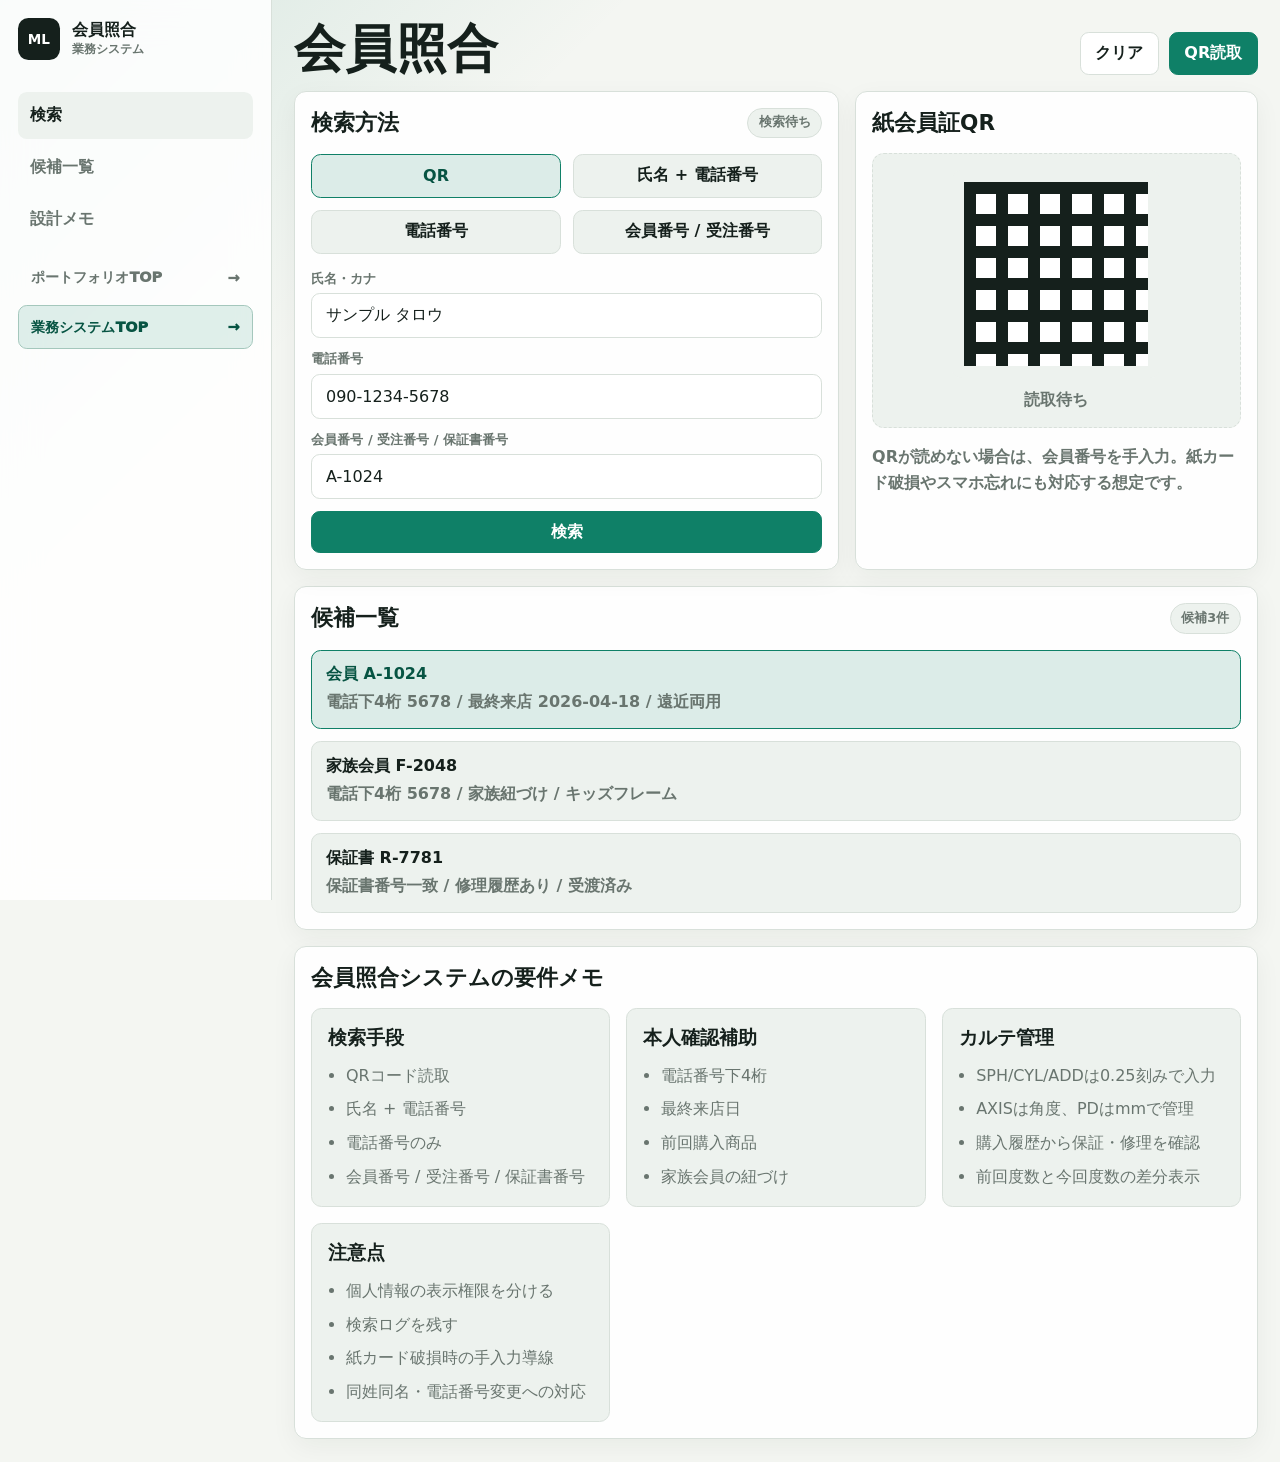
<file: demos/member-lookup-system.html>
<!doctype html>
<html lang="ja">
  <head>
    <meta charset="UTF-8" />
    <meta name="viewport" content="width=device-width, initial-scale=1.0" />
    <meta
      name="description"
      content="眼鏡店向けの会員照合画面。QR会員証、氏名、電話番号、会員番号から顧客カルテを確認する。"
    />
    <title>会員照合</title>
    <link rel="stylesheet" href="../src/optical-demo.css" />
  </head>
  <body>
    <div class="app-frame">
      <aside class="side-panel">
        <a class="brand" href="optical-inventory.html">
          <span class="brand-mark">ML</span>
          <span>
            <strong>会員照合</strong>
            <small>業務システム</small>
          </span>
        </a>
        <nav class="side-nav" aria-label="会員照合ナビゲーション">
          <a class="active" href="#search">検索</a>
          <a href="#results">候補一覧</a>
          <a href="#requirements">設計メモ</a>
        </nav>
        <div class="home-links" aria-label="戻りリンク">
          <a href="../index.html">ポートフォリオTOP</a>
          <a href="optical-inventory.html">業務システムTOP</a>
        </div>
      </aside>

      <main class="workspace">
        <header class="topbar detail-topbar">
          <div>
            <h1>会員照合</h1>
          </div>
          <div class="top-actions">
            <button type="button" class="ghost-button" id="clearSearch">クリア</button>
            <button type="button" class="primary-button" id="scanQr">QR読取</button>
          </div>
        </header>

        <section class="lookup-layout" id="search">
          <article class="panel lookup-panel">
            <div class="panel-heading">
              <div>
                <h2>検索方法</h2>
              </div>
              <span class="live-badge" id="lookupState">検索待ち</span>
            </div>
            <div class="search-mode-grid">
              <button type="button" class="active" data-mode="qr">QR</button>
              <button type="button" data-mode="name">氏名 + 電話番号</button>
              <button type="button" data-mode="phone">電話番号</button>
              <button type="button" data-mode="id">会員番号 / 受注番号</button>
            </div>
            <form class="lookup-form" id="lookupForm">
              <label>
                <span>氏名・カナ</span>
                <input name="name" value="サンプル タロウ" autocomplete="off" />
              </label>
              <label>
                <span>電話番号</span>
                <input name="phone" value="090-1234-5678" autocomplete="off" />
              </label>
              <label>
                <span>会員番号 / 受注番号 / 保証書番号</span>
                <input name="memberId" value="A-1024" autocomplete="off" />
              </label>
              <button type="submit" class="primary-button">検索</button>
            </form>
          </article>

          <article class="panel qr-reader-panel">
            <div class="panel-heading">
              <div>
                <h2>紙会員証QR</h2>
              </div>
            </div>
            <div class="qr-scan-frame">
              <div class="qr-box large" aria-label="QRコードの表示例"></div>
              <span id="scanLine">読取待ち</span>
            </div>
            <p class="helper-text">QRが読めない場合は、会員番号を手入力。紙カード破損やスマホ忘れにも対応する想定です。</p>
          </article>
        </section>

        <section class="panel results-panel" id="results">
          <div class="panel-heading">
            <div>
              <h2>候補一覧</h2>
            </div>
            <span class="live-badge" id="resultCount">候補3件</span>
          </div>
          <div class="candidate-list">
            <button type="button" class="candidate-card active" data-member="A-1024" data-member-label="会員 A-1024">
              <strong>会員 A-1024</strong>
              <span>電話下4桁 5678 / 最終来店 2026-04-18 / 遠近両用</span>
            </button>
            <button type="button" class="candidate-card" data-member="F-2048" data-member-label="家族会員 F-2048">
              <strong>家族会員 F-2048</strong>
              <span>電話下4桁 5678 / 家族紐づけ / キッズフレーム</span>
            </button>
            <button type="button" class="candidate-card" data-member="R-7781" data-member-label="保証書 R-7781">
              <strong>保証書 R-7781</strong>
              <span>保証書番号一致 / 修理履歴あり / 受渡済み</span>
            </button>
          </div>
        </section>

        <section class="panel member-record-panel" id="memberRecord" hidden>
          <div class="panel-heading">
            <div>
              <h2>会員カルテ</h2>
            </div>
            <span class="live-badge" id="selectedMember">A-1024</span>
          </div>
          <div class="record-grid">
            <article>
              <h3>レンズ度数</h3>
              <div class="prescription-table-wrap">
                <table class="prescription-table">
                  <thead>
                    <tr>
                      <th>眼</th>
                      <th>SPH</th>
                      <th>CYL</th>
                      <th>AXIS</th>
                      <th>ADD</th>
                      <th>PD</th>
                    </tr>
                  </thead>
                  <tbody>
                    <tr>
                      <td>R</td>
                      <td>-2.25</td>
                      <td>-0.75</td>
                      <td>180</td>
                      <td>+1.50</td>
                      <td>31.5</td>
                    </tr>
                    <tr>
                      <td>L</td>
                      <td>-2.00</td>
                      <td>-0.50</td>
                      <td>170</td>
                      <td>+1.50</td>
                      <td>32.0</td>
                    </tr>
                  </tbody>
                </table>
              </div>
            </article>
            <article>
              <h3>特殊属性</h3>
              <ul class="attribute-list">
                <li>遠近両用提案対象</li>
                <li>ブルーライトカット希望</li>
                <li>鼻パッド調整が必要</li>
                <li>家族会員あり</li>
              </ul>
            </article>
            <article>
              <h3>購入・保証履歴</h3>
              <ul class="attribute-list">
                <li>2026-04-18: 遠近両用セット / 保証中</li>
                <li>2025-11-03: レンズ交換 / 受渡済</li>
                <li>2025-05-22: 鼻パッド交換、ネジ交換</li>
                <li>2024-09-14: コンタクト購入</li>
              </ul>
            </article>
          </div>
        </section>

        <section class="panel requirements-panel" id="requirements">
          <div class="panel-heading">
            <div>
              <h2>会員照合システムの要件メモ</h2>
            </div>
          </div>
          <div class="requirements-grid">
            <article>
              <h3>検索手段</h3>
              <ul>
                <li>QRコード読取</li>
                <li>氏名 + 電話番号</li>
                <li>電話番号のみ</li>
                <li>会員番号 / 受注番号 / 保証書番号</li>
              </ul>
            </article>
            <article>
              <h3>本人確認補助</h3>
              <ul>
                <li>電話番号下4桁</li>
                <li>最終来店日</li>
                <li>前回購入商品</li>
                <li>家族会員の紐づけ</li>
              </ul>
            </article>
            <article>
              <h3>カルテ管理</h3>
              <ul>
                <li>SPH/CYL/ADDは0.25刻みで入力</li>
                <li>AXISは角度、PDはmmで管理</li>
                <li>購入履歴から保証・修理を確認</li>
                <li>前回度数と今回度数の差分表示</li>
              </ul>
            </article>
            <article>
              <h3>注意点</h3>
              <ul>
                <li>個人情報の表示権限を分ける</li>
                <li>検索ログを残す</li>
                <li>紙カード破損時の手入力導線</li>
                <li>同姓同名・電話番号変更への対応</li>
              </ul>
            </article>
          </div>
        </section>

      </main>
    </div>

    <script src="../src/member-lookup-system.js"></script>
  </body>
</html>
</file>
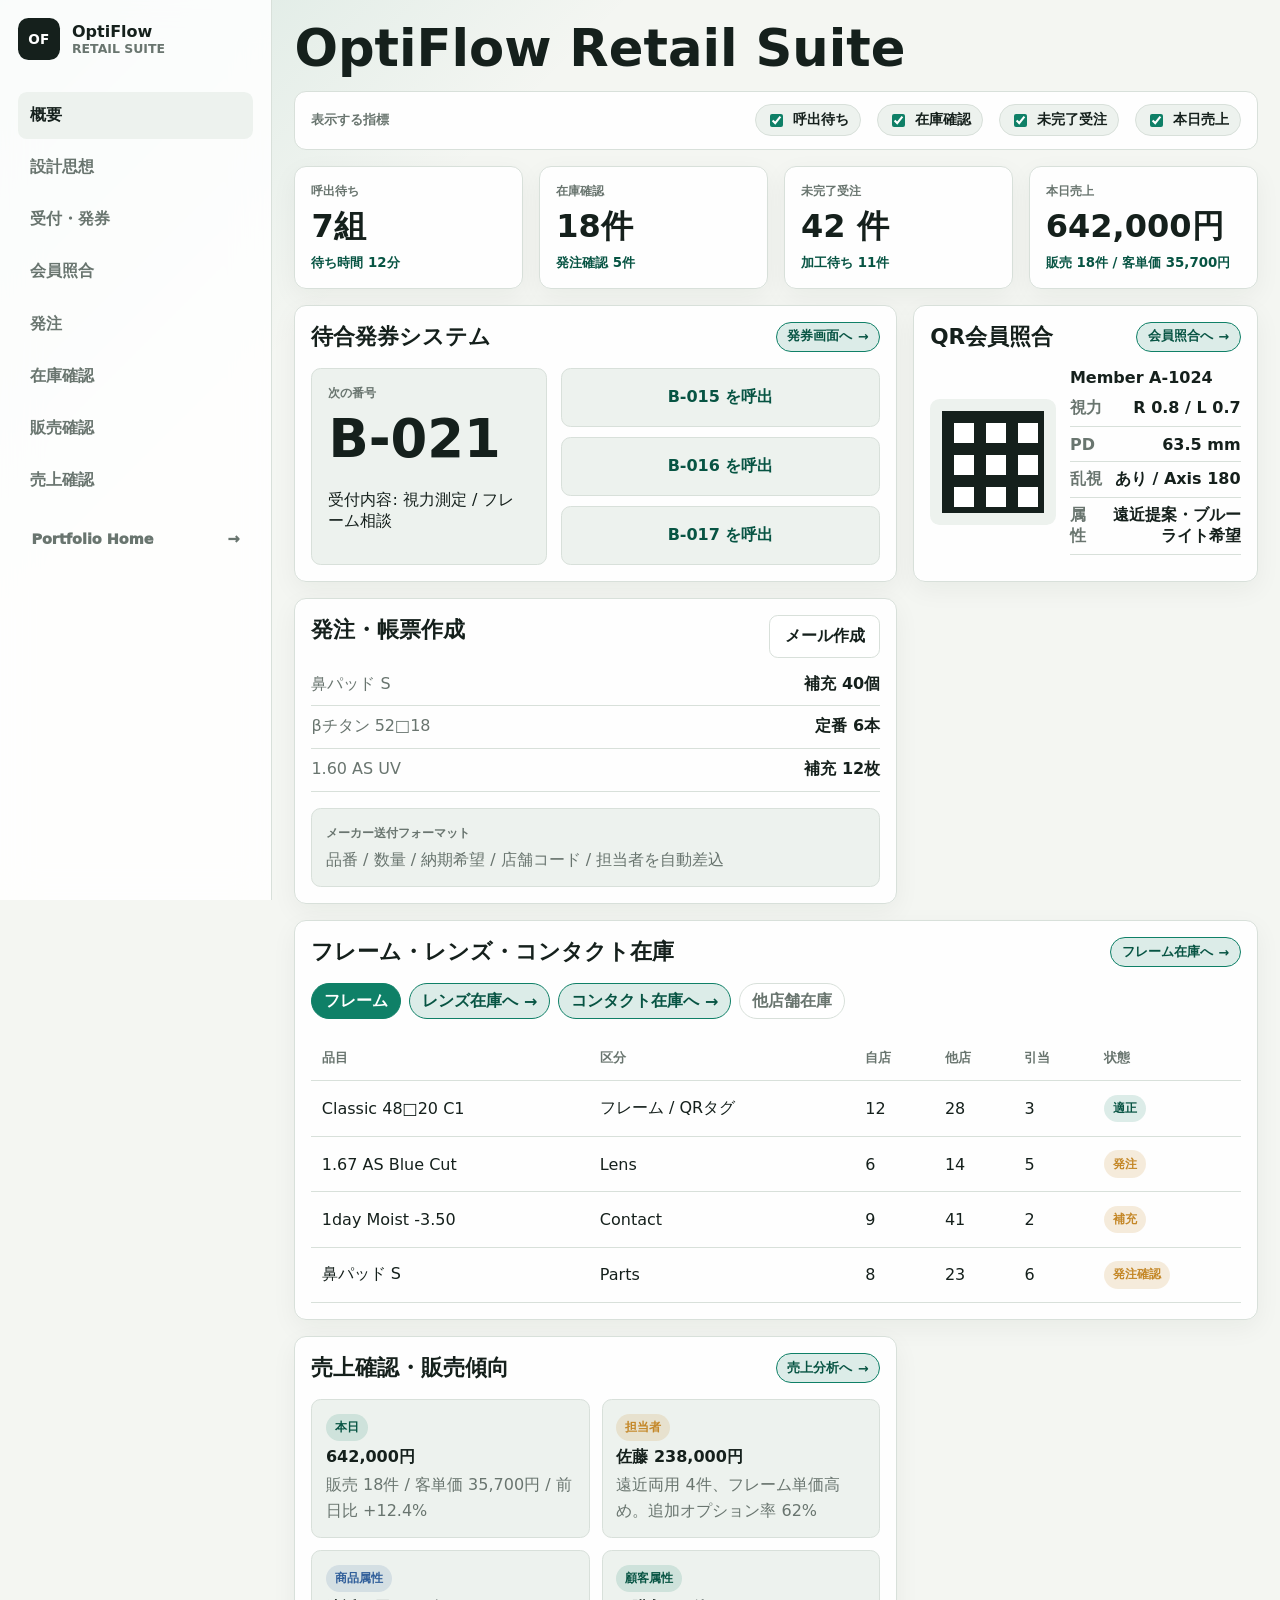
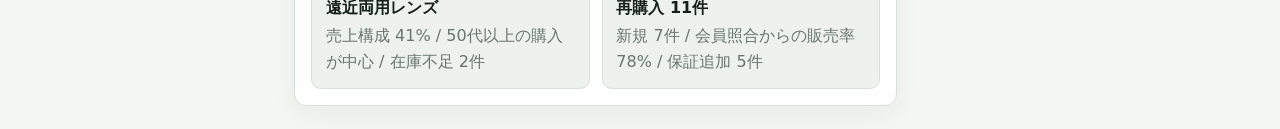
<file: demos/optical-inventory.html>
<!doctype html>
<html lang="ja">
  <head>
    <meta charset="UTF-8" />
    <meta name="viewport" content="width=device-width, initial-scale=1.0" />
    <meta
      name="description"
      content="Optical store operations system demo covering queue tickets, membership lookup, inventory, ordering, and sales."
    />
    <title>OptiFlow Retail Suite</title>
    <link rel="stylesheet" href="../src/optical-demo.css" />
  </head>
  <body>
    <div class="app-frame">
      <aside class="side-panel">
        <a class="brand" href="../index.html">
          <span class="brand-mark">OF</span>
          <span>
            <strong>OptiFlow</strong>
            <small>Retail Suite</small>
          </span>
        </a>
        <nav class="side-nav" aria-label="Demo navigation">
          <a class="active" href="#dashboard">概要</a>
          <a href="design-principles.html">設計思想</a>
          <a href="#queue">受付・発券</a>
          <a href="#members">会員照合</a>
          <a href="#purchase">発注</a>
          <a href="#inventory">在庫確認</a>
          <a href="sales-registration-system.html">販売確認</a>
          <a href="#sales">売上確認</a>
        </nav>
        <div class="home-links" aria-label="Home links">
          <a href="../index.html">Portfolio Home</a>
        </div>
      </aside>

      <main class="workspace">
        <header class="topbar">
          <div>
            <h1>OptiFlow Retail Suite</h1>
          </div>
        </header>

        <section class="metric-controls" aria-label="表示する指標">
          <span>表示する指標</span>
          <label><input type="checkbox" data-metric-toggle="queue" checked /> 呼出待ち</label>
          <label><input type="checkbox" data-metric-toggle="stock" checked /> 在庫確認</label>
          <label><input type="checkbox" data-metric-toggle="orders" checked /> 未完了受注</label>
          <label><input type="checkbox" data-metric-toggle="sales" checked /> 本日売上</label>
        </section>

        <section class="kpi-grid" id="dashboard">
          <article data-metric="queue">
            <span>呼出待ち</span>
            <strong id="queueCount">7組</strong>
            <small>待ち時間 12分</small>
          </article>
          <article data-metric="stock">
            <span>在庫確認</span>
            <strong>18件</strong>
            <small>発注確認 5件</small>
          </article>
          <article data-metric="orders">
            <span>未完了受注</span>
            <strong>42 件</strong>
            <small>加工待ち 11件</small>
          </article>
          <article data-metric="sales">
            <span>本日売上</span>
            <strong>642,000円</strong>
            <small>販売 18件 / 客単価 35,700円</small>
          </article>
        </section>

        <section class="dashboard-grid">
          <article class="panel queue-panel" id="queue">
            <div class="panel-heading">
              <div>
                <h2>待合発券システム</h2>
              </div>
              <a class="live-badge" href="queue-ticket-system.html">発券画面へ</a>
            </div>
            <div class="ticket-layout">
              <div class="ticket-card">
                <span>次の番号</span>
                <strong id="nextTicket">B-021</strong>
                <p>受付内容: 視力測定 / フレーム相談</p>
              </div>
              <div class="call-list">
                <button type="button" data-ticket="B-015">B-015 を呼出</button>
                <button type="button" data-ticket="B-016">B-016 を呼出</button>
                <button type="button" data-ticket="B-017">B-017 を呼出</button>
              </div>
            </div>
          </article>

          <article class="panel member-panel" id="members">
            <div class="panel-heading">
              <div>
                <h2>QR会員照合</h2>
              </div>
              <a class="live-badge" href="member-lookup-system.html">会員照合へ</a>
            </div>
            <div class="member-card">
              <div class="qr-box" aria-label="QR code preview"></div>
              <div>
                <strong>Member A-1024</strong>
                <dl class="member-spec">
                  <div><dt>視力</dt><dd>R 0.8 / L 0.7</dd></div>
                  <div><dt>PD</dt><dd>63.5 mm</dd></div>
                  <div><dt>乱視</dt><dd>あり / Axis 180</dd></div>
                  <div><dt>属性</dt><dd>遠近提案・ブルーライト希望</dd></div>
                </dl>
              </div>
            </div>
          </article>

          <article class="panel wide" id="sales">
            <div class="panel-heading">
              <div>
                <h2>売上確認・販売傾向</h2>
              </div>
              <a class="live-badge" href="sales-analytics-system.html">売上分析へ</a>
            </div>
            <div class="sales-insight-grid">
              <div>
                <span class="status ready">本日</span>
                <strong>642,000円</strong>
                <p>販売 18件 / 客単価 35,700円 / 前日比 +12.4%</p>
              </div>
              <div>
                <span class="status progress">担当者</span>
                <strong>佐藤 238,000円</strong>
                <p>遠近両用 4件、フレーム単価高め。追加オプション率 62%</p>
              </div>
              <div>
                <span class="status waiting">商品属性</span>
                <strong>遠近両用レンズ</strong>
                <p>売上構成 41% / 50代以上の購入が中心 / 在庫不足 2件</p>
              </div>
              <div>
                <span class="status ready">顧客属性</span>
                <strong>再購入 11件</strong>
                <p>新規 7件 / 会員照合からの販売率 78% / 保証追加 5件</p>
              </div>
            </div>
          </article>

          <article class="panel purchase-panel" id="purchase">
            <div class="panel-heading">
              <div>
                <h2>発注・帳票作成</h2>
              </div>
              <button type="button" class="ghost-button">メール作成</button>
            </div>
            <ul class="purchase-list">
              <li>
                <span>鼻パッド S</span>
                <strong>補充 40個</strong>
              </li>
              <li>
                <span>βチタン 52□18</span>
                <strong>定番 6本</strong>
              </li>
              <li>
                <span>1.60 AS UV</span>
                <strong>補充 12枚</strong>
              </li>
            </ul>
            <div class="mail-format">
              <span>メーカー送付フォーマット</span>
              <p>品番 / 数量 / 納期希望 / 店舗コード / 担当者を自動差込</p>
            </div>
          </article>

          <article class="panel inventory-panel" id="inventory">
            <div class="panel-heading">
              <div>
                <h2>フレーム・レンズ・コンタクト在庫</h2>
              </div>
              <a class="live-badge" href="frame-inventory-system.html">フレーム在庫へ</a>
            </div>
            <div class="inventory-tabs" aria-label="Inventory categories">
              <button type="button" class="active">フレーム</button>
              <a class="inventory-link-tab" href="lens-inventory-system.html">レンズ在庫へ</a>
              <a class="inventory-link-tab" href="contact-inventory-system.html">コンタクト在庫へ</a>
              <button type="button">他店舗在庫</button>
            </div>
            <div class="table-wrap">
              <table>
                <thead>
                  <tr>
                    <th>品目</th>
                    <th>区分</th>
                    <th>自店</th>
                    <th>他店</th>
                    <th>引当</th>
                    <th>状態</th>
                  </tr>
                </thead>
                <tbody>
                  <tr>
                    <td>Classic 48□20 C1</td>
                    <td>フレーム / QRタグ</td>
                    <td>12</td>
                    <td>28</td>
                    <td>3</td>
                    <td><span class="pill ok">適正</span></td>
                  </tr>
                  <tr>
                    <td>1.67 AS Blue Cut</td>
                    <td>Lens</td>
                    <td>6</td>
                    <td>14</td>
                    <td>5</td>
                    <td><span class="pill warn">発注</span></td>
                  </tr>
                  <tr>
                    <td>1day Moist -3.50</td>
                    <td>Contact</td>
                    <td>9</td>
                    <td>41</td>
                    <td>2</td>
                    <td><span class="pill warn">補充</span></td>
                  </tr>
                  <tr>
                    <td>鼻パッド S</td>
                    <td>Parts</td>
                    <td>8</td>
                    <td>23</td>
                    <td>6</td>
                    <td><span class="pill warn">発注確認</span></td>
                  </tr>
                </tbody>
              </table>
            </div>
          </article>
        </section>
      </main>
    </div>

    <script src="../src/optical-demo.js"></script>
  </body>
</html>
</file>
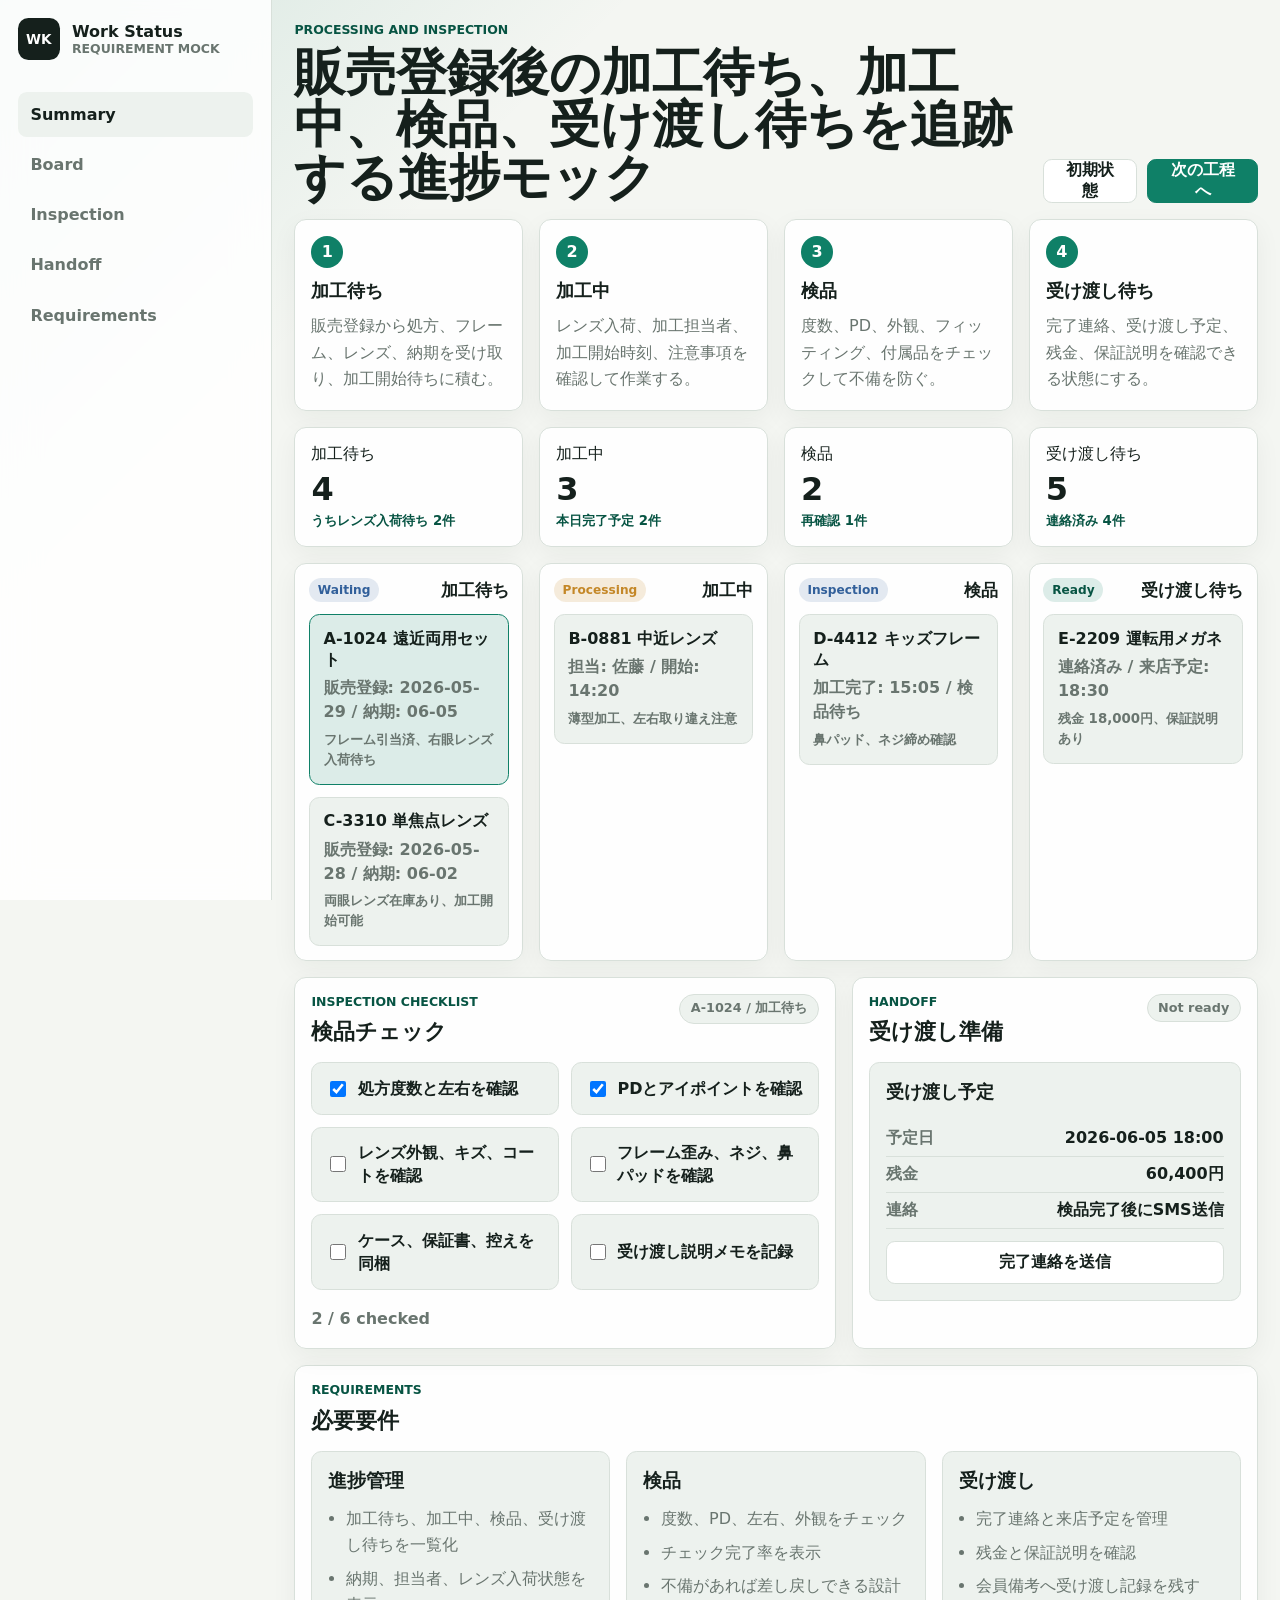
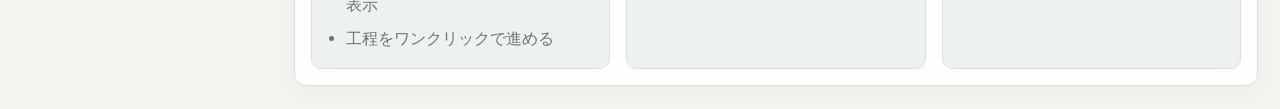
<file: demos/processing-inspection-system.html>
<!doctype html>
<html lang="ja">
  <head>
    <meta charset="UTF-8" />
    <meta name="viewport" content="width=device-width, initial-scale=1.0" />
    <meta
      name="description"
      content="Processing and inspection status system mock for an optical store."
    />
    <title>Processing and Inspection Status Mock</title>
    <link rel="stylesheet" href="../src/optical-demo.css" />
  </head>
  <body>
    <div class="app-frame">
      <aside class="side-panel">
        <a class="brand" href="optical-inventory.html">
          <span class="brand-mark">WK</span>
          <span>
            <strong>Work Status</strong>
            <small>Requirement mock</small>
          </span>
        </a>
        <nav class="side-nav" aria-label="Processing navigation">
          <a class="active" href="#summary">Summary</a>
          <a href="#board">Board</a>
          <a href="#inspection">Inspection</a>
          <a href="#handoff">Handoff</a>
          <a href="#requirements">Requirements</a>
        </nav>
      </aside>

      <main class="workspace">
        <header class="topbar detail-topbar">
          <div>
            <p class="eyebrow">Processing and inspection</p>
            <h1>販売登録後の加工待ち、加工中、検品、受け渡し待ちを追跡する進捗モック</h1>
          </div>
          <div class="top-actions">
            <button type="button" class="ghost-button" id="resetWork">初期状態</button>
            <button type="button" class="primary-button" id="advanceWork">次の工程へ</button>
          </div>
        </header>

        <section class="system-flow" aria-label="Processing flow">
          <article>
            <span>1</span>
            <strong>加工待ち</strong>
            <p>販売登録から処方、フレーム、レンズ、納期を受け取り、加工開始待ちに積む。</p>
          </article>
          <article>
            <span>2</span>
            <strong>加工中</strong>
            <p>レンズ入荷、加工担当者、加工開始時刻、注意事項を確認して作業する。</p>
          </article>
          <article>
            <span>3</span>
            <strong>検品</strong>
            <p>度数、PD、外観、フィッティング、付属品をチェックして不備を防ぐ。</p>
          </article>
          <article>
            <span>4</span>
            <strong>受け渡し待ち</strong>
            <p>完了連絡、受け渡し予定、残金、保証説明を確認できる状態にする。</p>
          </article>
        </section>

        <section class="work-summary-grid" id="summary">
          <article>
            <span>加工待ち</span>
            <strong id="waitingCount">4</strong>
            <small>うちレンズ入荷待ち 2件</small>
          </article>
          <article>
            <span>加工中</span>
            <strong id="processingCount">3</strong>
            <small>本日完了予定 2件</small>
          </article>
          <article>
            <span>検品</span>
            <strong id="inspectionCount">2</strong>
            <small>再確認 1件</small>
          </article>
          <article>
            <span>受け渡し待ち</span>
            <strong id="handoffCount">5</strong>
            <small>連絡済み 4件</small>
          </article>
        </section>

        <section class="work-board" id="board" aria-label="Work status board">
          <article class="work-column" data-stage="waiting">
            <div class="column-heading">
              <span class="status waiting">Waiting</span>
              <strong>加工待ち</strong>
            </div>
            <button type="button" class="work-card active" data-order="A-1024">
              <strong>A-1024 遠近両用セット</strong>
              <span>販売登録: 2026-05-29 / 納期: 06-05</span>
              <small>フレーム引当済、右眼レンズ入荷待ち</small>
            </button>
            <button type="button" class="work-card" data-order="C-3310">
              <strong>C-3310 単焦点レンズ</strong>
              <span>販売登録: 2026-05-28 / 納期: 06-02</span>
              <small>両眼レンズ在庫あり、加工開始可能</small>
            </button>
          </article>

          <article class="work-column" data-stage="processing">
            <div class="column-heading">
              <span class="status progress">Processing</span>
              <strong>加工中</strong>
            </div>
            <button type="button" class="work-card" data-order="B-0881">
              <strong>B-0881 中近レンズ</strong>
              <span>担当: 佐藤 / 開始: 14:20</span>
              <small>薄型加工、左右取り違え注意</small>
            </button>
          </article>

          <article class="work-column" data-stage="inspection">
            <div class="column-heading">
              <span class="status waiting">Inspection</span>
              <strong>検品</strong>
            </div>
            <button type="button" class="work-card" data-order="D-4412">
              <strong>D-4412 キッズフレーム</strong>
              <span>加工完了: 15:05 / 検品待ち</span>
              <small>鼻パッド、ネジ締め確認</small>
            </button>
          </article>

          <article class="work-column" data-stage="ready">
            <div class="column-heading">
              <span class="status ready">Ready</span>
              <strong>受け渡し待ち</strong>
            </div>
            <button type="button" class="work-card" data-order="E-2209">
              <strong>E-2209 運転用メガネ</strong>
              <span>連絡済み / 来店予定: 18:30</span>
              <small>残金 18,000円、保証説明あり</small>
            </button>
          </article>
        </section>

        <section class="work-detail-layout">
          <article class="panel inspection-panel" id="inspection">
            <div class="panel-heading">
              <div>
                <p class="eyebrow">Inspection checklist</p>
                <h2>検品チェック</h2>
              </div>
              <span class="live-badge" id="selectedWork">A-1024</span>
            </div>
            <div class="checklist-grid">
              <label><input type="checkbox" checked /> 処方度数と左右を確認</label>
              <label><input type="checkbox" checked /> PDとアイポイントを確認</label>
              <label><input type="checkbox" /> レンズ外観、キズ、コートを確認</label>
              <label><input type="checkbox" /> フレーム歪み、ネジ、鼻パッドを確認</label>
              <label><input type="checkbox" /> ケース、保証書、控えを同梱</label>
              <label><input type="checkbox" /> 受け渡し説明メモを記録</label>
            </div>
            <p class="helper-text" id="checkProgress">2 / 6 checked</p>
          </article>

          <article class="panel handoff-panel" id="handoff">
            <div class="panel-heading">
              <div>
                <p class="eyebrow">Handoff</p>
                <h2>受け渡し準備</h2>
              </div>
              <span class="live-badge" id="handoffState">Not ready</span>
            </div>
            <div class="handoff-card">
              <strong>受け渡し予定</strong>
              <dl class="member-spec">
                <div><dt>予定日</dt><dd>2026-06-05 18:00</dd></div>
                <div><dt>残金</dt><dd>60,400円</dd></div>
                <div><dt>連絡</dt><dd id="contactState">検品完了後にSMS送信</dd></div>
              </dl>
              <button type="button" class="ghost-button" id="sendContact">完了連絡を送信</button>
            </div>
          </article>
        </section>

        <section class="panel requirements-panel" id="requirements">
          <div class="panel-heading">
            <div>
              <p class="eyebrow">Requirements</p>
              <h2>必要要件</h2>
            </div>
          </div>
          <div class="requirements-grid">
            <article>
              <h3>進捗管理</h3>
              <ul>
                <li>加工待ち、加工中、検品、受け渡し待ちを一覧化</li>
                <li>納期、担当者、レンズ入荷状態を表示</li>
                <li>工程をワンクリックで進める</li>
              </ul>
            </article>
            <article>
              <h3>検品</h3>
              <ul>
                <li>度数、PD、左右、外観をチェック</li>
                <li>チェック完了率を表示</li>
                <li>不備があれば差し戻しできる設計</li>
              </ul>
            </article>
            <article>
              <h3>受け渡し</h3>
              <ul>
                <li>完了連絡と来店予定を管理</li>
                <li>残金と保証説明を確認</li>
                <li>会員備考へ受け渡し記録を残す</li>
              </ul>
            </article>
          </div>
        </section>
      </main>
    </div>

    <script src="../src/processing-inspection-system.js"></script>
  </body>
</html>
</file>
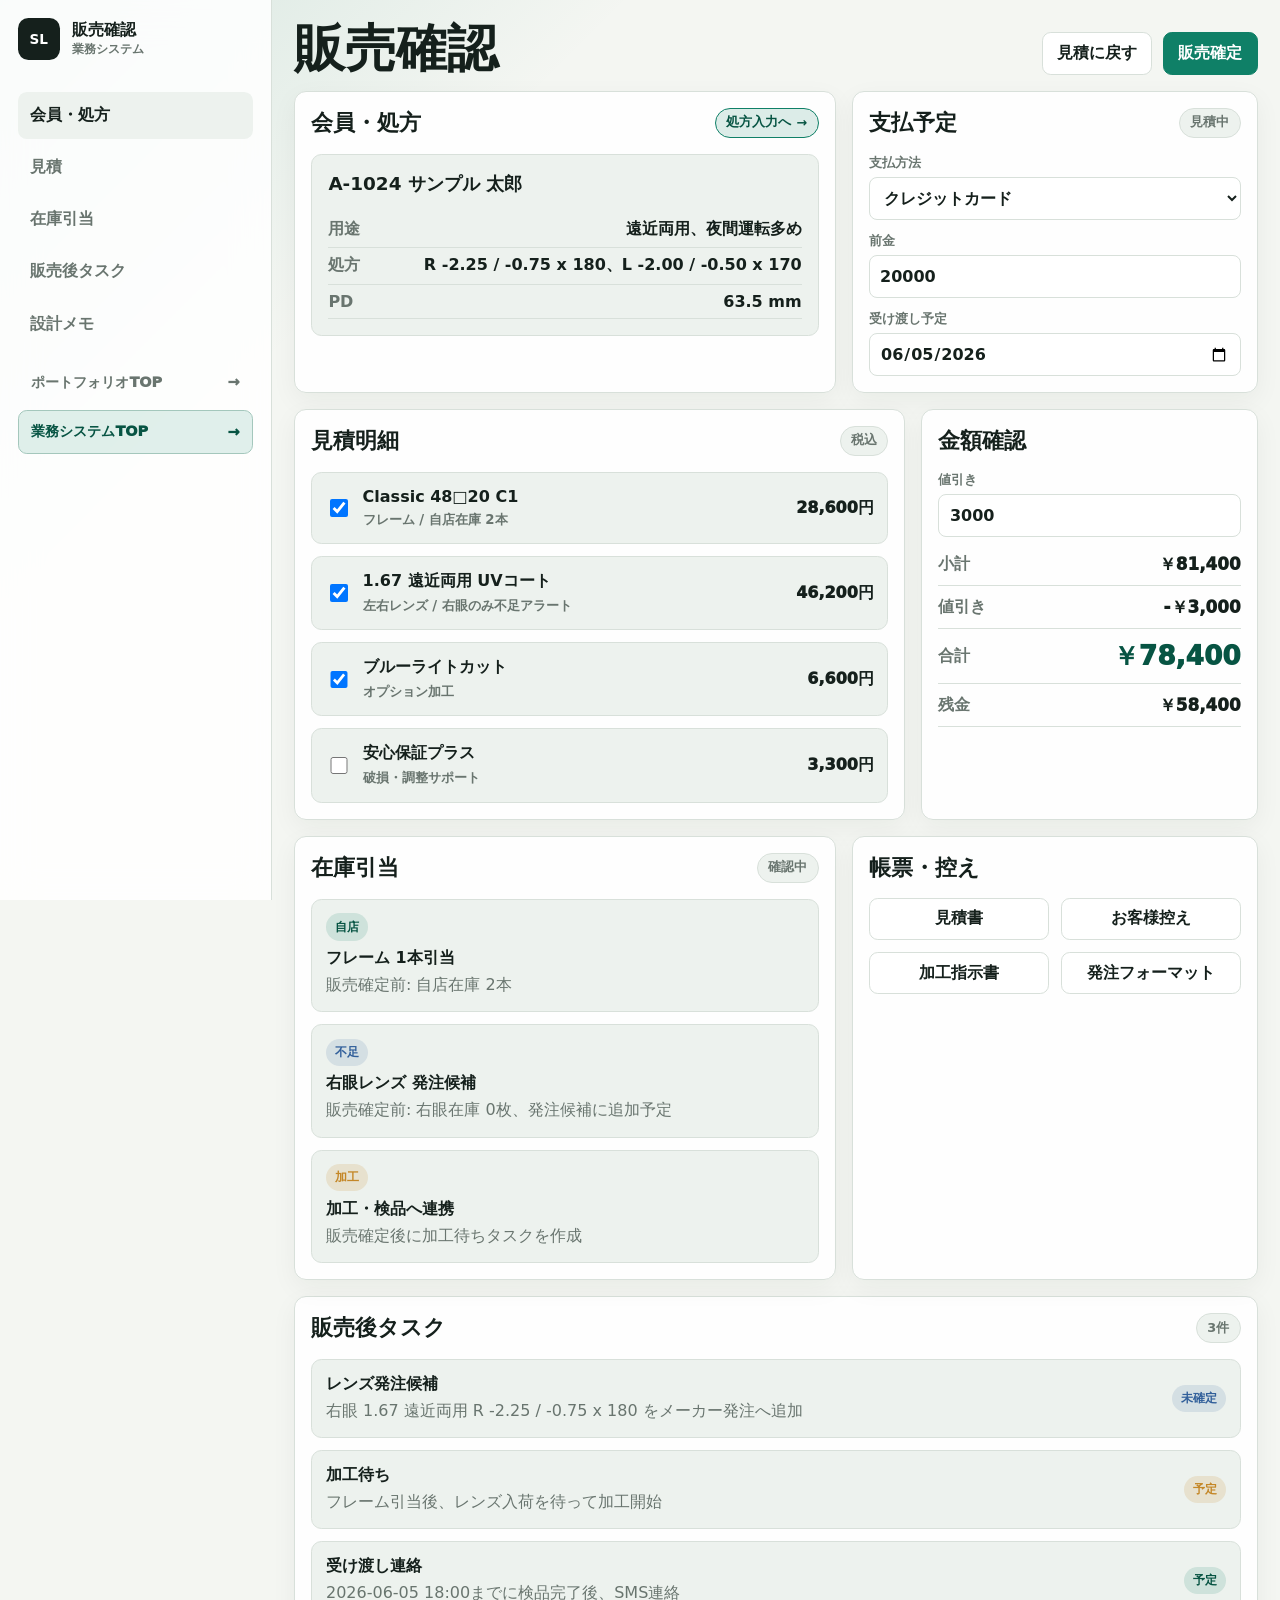
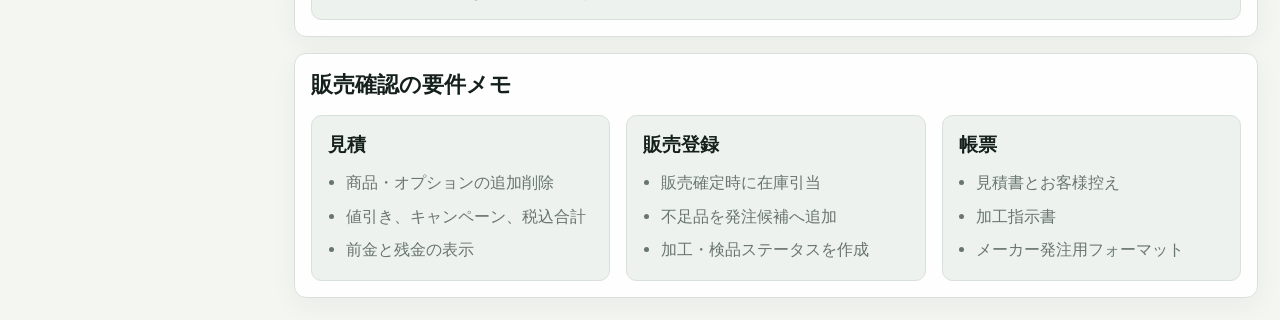
<file: demos/sales-registration-system.html>
<!doctype html>
<html lang="ja">
  <head>
    <meta charset="UTF-8" />
    <meta name="viewport" content="width=device-width, initial-scale=1.0" />
    <meta
      name="description"
      content="眼鏡店向けの販売確認画面。見積、販売登録、在庫引当、加工タスクを確認する。"
    />
    <title>販売確認</title>
    <link rel="stylesheet" href="../src/optical-demo.css" />
  </head>
  <body>
    <div class="app-frame">
      <aside class="side-panel">
        <a class="brand" href="optical-inventory.html">
          <span class="brand-mark">SL</span>
          <span>
            <strong>販売確認</strong>
            <small>業務システム</small>
          </span>
        </a>
        <nav class="side-nav" aria-label="販売確認ナビゲーション">
          <a class="active" href="#customer">会員・処方</a>
          <a href="#estimate">見積</a>
          <a href="#stock">在庫引当</a>
          <a href="#tasks">販売後タスク</a>
          <a href="#requirements">設計メモ</a>
        </nav>
        <div class="home-links" aria-label="戻りリンク">
          <a href="../index.html">ポートフォリオTOP</a>
          <a href="optical-inventory.html">業務システムTOP</a>
        </div>
      </aside>

      <main class="workspace">
        <header class="topbar detail-topbar">
          <div>
            <h1>販売確認</h1>
          </div>
          <div class="top-actions">
            <button type="button" class="ghost-button" id="resetSale">見積に戻す</button>
            <button type="button" class="primary-button" id="confirmSale">販売確定</button>
          </div>
        </header>

        <section class="sales-layout" id="customer">
          <article class="panel customer-summary-panel">
            <div class="panel-heading">
              <div>
                <h2>会員・処方</h2>
              </div>
              <a class="live-badge" href="prescription-input-system.html">処方入力へ</a>
            </div>
            <div class="customer-summary-card">
              <strong>A-1024 サンプル 太郎</strong>
              <dl class="member-spec">
                <div><dt>用途</dt><dd>遠近両用、夜間運転多め</dd></div>
                <div><dt>処方</dt><dd>R -2.25 / -0.75 x 180、L -2.00 / -0.50 x 170</dd></div>
                <div><dt>PD</dt><dd>63.5 mm</dd></div>
              </dl>
            </div>
          </article>

          <article class="panel payment-panel">
            <div class="panel-heading">
              <div>
                <h2>支払予定</h2>
              </div>
              <span class="live-badge" id="saleState">見積中</span>
            </div>
            <div class="payment-grid">
              <label>
                <span>支払方法</span>
                <select id="paymentMethod">
                  <option>クレジットカード</option>
                  <option>現金</option>
                  <option>QR決済</option>
                  <option>分割</option>
                </select>
              </label>
              <label>
                <span>前金</span>
                <input id="depositAmount" type="number" min="0" step="1000" value="20000" />
              </label>
              <label>
                <span>受け渡し予定</span>
                <input id="deliveryDate" type="date" value="2026-06-05" />
              </label>
            </div>
          </article>
        </section>

        <section class="estimate-layout" id="estimate">
          <article class="panel estimate-panel">
            <div class="panel-heading">
              <div>
                <h2>見積明細</h2>
              </div>
              <span class="live-badge">税込</span>
            </div>
            <div class="line-item-list">
              <label class="line-item">
                <input type="checkbox" checked data-price="28600" data-stock="frame" />
                <span>
                  <strong>Classic 48□20 C1</strong>
                  <small>フレーム / 自店在庫 2本</small>
                </span>
                <em>28,600円</em>
              </label>
              <label class="line-item">
                <input type="checkbox" checked data-price="46200" data-stock="lens" />
                <span>
                  <strong>1.67 遠近両用 UVコート</strong>
                  <small>左右レンズ / 右眼のみ不足アラート</small>
                </span>
                <em>46,200円</em>
              </label>
              <label class="line-item">
                <input type="checkbox" checked data-price="6600" />
                <span>
                  <strong>ブルーライトカット</strong>
                  <small>オプション加工</small>
                </span>
                <em>6,600円</em>
              </label>
              <label class="line-item">
                <input type="checkbox" data-price="3300" />
                <span>
                  <strong>安心保証プラス</strong>
                  <small>破損・調整サポート</small>
                </span>
                <em>3,300円</em>
              </label>
            </div>
          </article>

          <article class="panel total-panel">
            <div class="panel-heading">
              <div>
                <h2>金額確認</h2>
              </div>
            </div>
            <label class="discount-control">
              <span>値引き</span>
              <input id="discountAmount" type="number" min="0" step="500" value="3000" />
            </label>
            <dl class="total-list">
              <div><dt>小計</dt><dd id="subtotal">0円</dd></div>
              <div><dt>値引き</dt><dd id="discountDisplay">0円</dd></div>
              <div><dt>合計</dt><dd id="grandTotal">0円</dd></div>
              <div><dt>残金</dt><dd id="balanceAmount">0円</dd></div>
            </dl>
          </article>
        </section>

        <section class="stock-task-layout" id="stock">
          <article class="panel stock-allocation-panel">
            <div class="panel-heading">
              <div>
                <h2>在庫引当</h2>
              </div>
              <span class="live-badge" id="stockState">確認中</span>
            </div>
            <div class="allocation-list">
              <article>
                <span class="status ready">自店</span>
                <strong>フレーム 1本引当</strong>
                <p id="frameStockText">販売確定前: 自店在庫 2本</p>
              </article>
              <article>
                <span class="status waiting">不足</span>
                <strong>右眼レンズ 発注候補</strong>
                <p id="lensStockText">販売確定前: 右眼在庫 0枚、発注候補に追加予定</p>
              </article>
              <article>
                <span class="status progress">加工</span>
                <strong>加工・検品へ連携</strong>
                <p id="workTaskText">販売確定後に加工待ちタスクを作成</p>
              </article>
            </div>
          </article>

          <article class="panel receipt-panel">
            <div class="panel-heading">
              <div>
                <h2>帳票・控え</h2>
              </div>
            </div>
            <div class="receipt-actions">
              <button type="button" class="ghost-button">見積書</button>
              <button type="button" class="ghost-button">お客様控え</button>
              <button type="button" class="ghost-button">加工指示書</button>
              <button type="button" class="ghost-button">発注フォーマット</button>
            </div>
          </article>
        </section>

        <section class="panel purchase-history-panel" id="tasks">
          <div class="panel-heading">
            <div>
              <h2>販売後タスク</h2>
            </div>
            <span class="live-badge" id="taskCount">3件</span>
          </div>
          <div class="history-list" id="afterSaleTasks">
            <article>
              <div>
                <strong>レンズ発注候補</strong>
                <p>右眼 1.67 遠近両用 R -2.25 / -0.75 x 180 をメーカー発注へ追加</p>
              </div>
              <span class="status waiting">未確定</span>
            </article>
            <article>
              <div>
                <strong>加工待ち</strong>
                <p>フレーム引当後、レンズ入荷を待って加工開始</p>
              </div>
              <span class="status progress">予定</span>
            </article>
            <article>
              <div>
                <strong>受け渡し連絡</strong>
                <p>2026-06-05 18:00までに検品完了後、SMS連絡</p>
              </div>
              <span class="status ready">予定</span>
            </article>
          </div>
        </section>

        <section class="panel requirements-panel" id="requirements">
          <div class="panel-heading">
            <div>
              <h2>販売確認の要件メモ</h2>
            </div>
          </div>
          <div class="requirements-grid">
            <article>
              <h3>見積</h3>
              <ul>
                <li>商品・オプションの追加削除</li>
                <li>値引き、キャンペーン、税込合計</li>
                <li>前金と残金の表示</li>
              </ul>
            </article>
            <article>
              <h3>販売登録</h3>
              <ul>
                <li>販売確定時に在庫引当</li>
                <li>不足品を発注候補へ追加</li>
                <li>加工・検品ステータスを作成</li>
              </ul>
            </article>
            <article>
              <h3>帳票</h3>
              <ul>
                <li>見積書とお客様控え</li>
                <li>加工指示書</li>
                <li>メーカー発注用フォーマット</li>
              </ul>
            </article>
          </div>
        </section>
      </main>
    </div>

    <script src="../src/sales-registration-system.js"></script>
  </body>
</html>
</file>
<file: src/styles.css>
:root {
  --bg: #f5f3ee;
  --surface: #ffffff;
  --surface-soft: #e9efe9;
  --ink: #17211d;
  --muted: #68746f;
  --line: #d8ddd7;
  --accent: #0f8067;
  --accent-dark: #075443;
  --coral: #e56f56;
  --gold: #c99c2e;
  --shadow: 0 26px 80px rgba(23, 33, 29, 0.16);
}

* {
  box-sizing: border-box;
}

html {
  scroll-behavior: smooth;
}

body {
  margin: 0;
  background: var(--bg);
  color: var(--ink);
  font-family:
    Inter, ui-sans-serif, system-ui, -apple-system, BlinkMacSystemFont, "Segoe UI",
    sans-serif;
}

body::before {
  position: fixed;
  inset: 0;
  z-index: -1;
  content: "";
  background:
    linear-gradient(120deg, rgba(15, 128, 103, 0.12), transparent 32rem),
    linear-gradient(300deg, rgba(229, 111, 86, 0.12), transparent 28rem);
}

a {
  color: inherit;
  text-decoration: none;
}

img {
  display: block;
  max-width: 100%;
}

.site-header {
  position: sticky;
  top: 0;
  z-index: 10;
  display: flex;
  align-items: center;
  justify-content: space-between;
  gap: 1rem;
  min-height: 4.5rem;
  padding: 0.9rem clamp(1rem, 4vw, 3rem);
  border-bottom: 1px solid transparent;
  background: color-mix(in srgb, var(--bg) 86%, transparent);
  backdrop-filter: blur(18px);
}

.site-header.scrolled {
  border-color: var(--line);
}

.brand,
.nav-links,
.hero-actions {
  display: flex;
  align-items: center;
}

.brand {
  gap: 0.75rem;
  font-weight: 900;
}

.brand-mark {
  display: grid;
  place-items: center;
  width: 2.65rem;
  aspect-ratio: 1;
  border-radius: 0.65rem;
  background: var(--ink);
  color: white;
  font-size: 0.9rem;
}

.nav-links {
  gap: 0.35rem;
}

.nav-links a {
  border-radius: 0.5rem;
  padding: 0.65rem 0.8rem;
  color: var(--muted);
  font-size: 0.94rem;
  font-weight: 800;
}

.nav-links a:hover,
.nav-links a[aria-current] {
  background: var(--surface-soft);
  color: var(--ink);
}

main {
  overflow: hidden;
}

.hero-section {
  position: relative;
  display: grid;
  align-items: end;
  min-height: calc(100vh - 4.5rem);
  padding: clamp(4rem, 9vw, 7rem) clamp(1rem, 4vw, 3rem) 2rem;
}

.hero-media {
  position: absolute;
  inset: 1rem clamp(1rem, 4vw, 3rem) 0;
  overflow: hidden;
  border-radius: 0.9rem;
  box-shadow: var(--shadow);
}

.hero-media::after {
  position: absolute;
  inset: 0;
  content: "";
  background:
    linear-gradient(90deg, rgba(9, 16, 14, 0.78), rgba(9, 16, 14, 0.3) 52%, rgba(9, 16, 14, 0.08)),
    linear-gradient(0deg, rgba(9, 16, 14, 0.5), transparent 42%);
}

.hero-media img {
  width: 100%;
  height: 100%;
  object-fit: cover;
}

.hero-content {
  position: relative;
  max-width: 51rem;
  padding: clamp(1.25rem, 4vw, 3rem);
  color: white;
}

.eyebrow {
  margin: 0 0 0.8rem;
  color: color-mix(in srgb, currentColor 74%, transparent);
  font-size: 0.78rem;
  font-weight: 900;
  letter-spacing: 0;
  text-transform: uppercase;
}

h1,
h2,
h3,
p {
  margin-top: 0;
}

h1 {
  max-width: 13ch;
  margin-bottom: 1rem;
  font-size: clamp(2.45rem, 7.2vw, 6.5rem);
  line-height: 0.94;
}

h2 {
  margin-bottom: 1rem;
  font-size: clamp(2rem, 4vw, 4rem);
  line-height: 1;
}

h3 {
  margin-bottom: 0.55rem;
  font-size: 1.15rem;
}

.hero-lead {
  max-width: 45rem;
  margin-bottom: 1.6rem;
  color: rgba(255, 255, 255, 0.86);
  font-size: clamp(1rem, 1.7vw, 1.22rem);
  line-height: 1.9;
}

.hero-actions {
  flex-wrap: wrap;
  gap: 0.8rem;
}

.button {
  display: inline-flex;
  align-items: center;
  justify-content: center;
  min-height: 2.9rem;
  border: 1px solid rgba(255, 255, 255, 0.24);
  border-radius: 0.55rem;
  padding: 0 1rem;
  font-weight: 900;
}

.button-primary {
  border-color: var(--accent);
  background: var(--accent);
  color: white;
}

.button-secondary {
  background: rgba(255, 255, 255, 0.11);
  color: white;
  backdrop-filter: blur(14px);
}

.intro-strip {
  display: grid;
  grid-template-columns: repeat(3, minmax(0, 1fr));
  gap: 1px;
  width: min(1120px, calc(100% - 2rem));
  margin: 1rem auto 0;
  overflow: hidden;
  border: 1px solid var(--line);
  border-radius: 0.75rem;
  background: var(--line);
}

.intro-strip div {
  padding: 1rem;
  background: var(--surface);
}

.intro-strip span {
  display: block;
  margin-bottom: 0.35rem;
  color: var(--muted);
  font-size: 0.78rem;
  font-weight: 900;
  text-transform: uppercase;
}

.intro-strip strong {
  font-size: clamp(1rem, 2vw, 1.35rem);
}

.section {
  width: min(1120px, calc(100% - 2rem));
  margin: 0 auto;
  padding: clamp(4rem, 8vw, 7rem) 0 0;
}

.section-heading {
  display: grid;
  gap: 0.4rem;
  max-width: 48rem;
  margin-bottom: 1.5rem;
}

.section-heading .eyebrow {
  color: var(--accent-dark);
}

.strength-grid {
  display: grid;
  grid-template-columns: repeat(3, minmax(0, 1fr));
  gap: 1rem;
}

.strength-grid article,
.skill-columns div {
  min-height: 16rem;
  border: 1px solid var(--line);
  border-radius: 0.75rem;
  padding: 1.35rem;
  background: var(--surface);
}

.strength-grid span {
  display: inline-flex;
  margin-bottom: 2.5rem;
  color: var(--coral);
  font-weight: 900;
}

.strength-grid p,
.work-item p,
.skill-columns p,
.contact-section p {
  color: var(--muted);
  line-height: 1.85;
}

.works-section {
  width: min(1180px, calc(100% - 2rem));
}

.timeline {
  display: grid;
  border-top: 1px solid var(--line);
}

.work-item {
  display: grid;
  grid-template-columns: 17rem minmax(0, 1fr);
  gap: clamp(1rem, 4vw, 3rem);
  border-bottom: 1px solid var(--line);
  padding: 1.6rem 0;
}

.work-meta {
  color: var(--accent-dark);
  font-size: 0.9rem;
  font-weight: 900;
}

.work-item ul {
  display: flex;
  flex-wrap: wrap;
  gap: 0.55rem;
  margin: 1rem 0 0;
  padding: 0;
  list-style: none;
}

.work-item li {
  border: 1px solid var(--line);
  border-radius: 999px;
  padding: 0.42rem 0.7rem;
  background: var(--surface);
  color: var(--accent-dark);
  font-size: 0.85rem;
  font-weight: 800;
}

.skill-columns {
  display: grid;
  grid-template-columns: repeat(3, minmax(0, 1fr));
  gap: 1rem;
}

.demo-showcase {
  display: grid;
  grid-template-columns: minmax(0, 1fr) minmax(18rem, 0.8fr);
  gap: 1rem;
  align-items: stretch;
  border: 1px solid var(--line);
  border-radius: 0.75rem;
  padding: clamp(1rem, 3vw, 1.5rem);
  background: var(--surface);
}

.demo-showcase p {
  max-width: 42rem;
  color: var(--muted);
  line-height: 1.85;
}

.demo-button {
  width: fit-content;
  border-color: var(--accent);
  background: var(--accent);
  color: white;
}

.demo-preview {
  display: grid;
  grid-template-columns: repeat(2, minmax(0, 1fr));
  gap: 0.7rem;
}

.demo-preview span {
  display: grid;
  place-items: center;
  min-height: 5.5rem;
  border: 1px solid var(--line);
  border-radius: 0.6rem;
  background:
    linear-gradient(135deg, rgba(15, 128, 103, 0.12), transparent),
    var(--surface-soft);
  color: var(--accent-dark);
  font-weight: 900;
}

.skill-columns div {
  min-height: 13rem;
}

.contact-section {
  display: flex;
  align-items: center;
  justify-content: space-between;
  gap: 2rem;
  width: min(1120px, calc(100% - 2rem));
  margin: clamp(4rem, 8vw, 7rem) auto 2rem;
  border-radius: 0.9rem;
  padding: clamp(1.25rem, 4vw, 2rem);
  background: var(--ink);
  color: white;
}

.contact-section div {
  max-width: 43rem;
}

.contact-section h2 {
  font-size: clamp(1.8rem, 3.5vw, 3rem);
}

.contact-section p {
  margin-bottom: 0;
  color: rgba(255, 255, 255, 0.76);
}

@media (max-width: 820px) {
  .site-header {
    align-items: stretch;
    flex-direction: column;
  }

  .nav-links {
    overflow-x: auto;
    padding-bottom: 0.15rem;
  }

  .hero-section {
    min-height: 44rem;
    padding-top: 2rem;
  }

  .hero-media {
    inset: 0.75rem 0.75rem 0;
  }

  .hero-media::after {
    background:
      linear-gradient(0deg, rgba(9, 16, 14, 0.82), rgba(9, 16, 14, 0.34) 70%, rgba(9, 16, 14, 0.12)),
      linear-gradient(90deg, rgba(9, 16, 14, 0.36), transparent);
  }

  .intro-strip,
  .strength-grid,
  .demo-showcase,
  .skill-columns,
  .work-item {
    grid-template-columns: 1fr;
  }

  .strength-grid article,
  .skill-columns div {
    min-height: auto;
  }

  .strength-grid span {
    margin-bottom: 1.4rem;
  }

  .contact-section {
    align-items: stretch;
    flex-direction: column;
  }

  .contact-section .button {
    width: 100%;
  }
}

@media (max-width: 520px) {
  .nav-links a {
    padding-inline: 0.65rem;
  }

  .hero-section {
    min-height: 42rem;
  }

  .hero-content {
    padding: 1.2rem;
  }

  .button {
    width: 100%;
  }
}
</file>
<file: src/optical-demo.css>
:root {
  --bg: #f4f6f2;
  --panel: #ffffff;
  --panel-soft: #edf2ee;
  --ink: #15201c;
  --muted: #69756f;
  --line: #d8e0da;
  --green: #0f8067;
  --green-dark: #075443;
  --blue: #315f9a;
  --amber: #c48727;
  --red: #c95f4d;
  --shadow: 0 18px 50px rgba(21, 32, 28, 0.12);
}

* {
  box-sizing: border-box;
}

body {
  margin: 0;
  min-height: 100vh;
  background:
    linear-gradient(135deg, rgba(15, 128, 103, 0.13), transparent 28rem),
    var(--bg);
  color: var(--ink);
  font-family:
    Inter, ui-sans-serif, system-ui, -apple-system, BlinkMacSystemFont, "Segoe UI",
    sans-serif;
}

a {
  color: inherit;
  text-decoration: none;
}

button {
  font: inherit;
}

a[href],
button,
label:has(input),
select {
  -webkit-tap-highlight-color: rgba(15, 128, 103, 0.18);
}

a[href]:focus-visible,
button:focus-visible,
input:focus-visible,
select:focus-visible,
textarea:focus-visible {
  outline: 3px solid rgba(49, 95, 154, 0.34);
  outline-offset: 3px;
}

.app-frame {
  display: grid;
  grid-template-columns: 17rem minmax(0, 1fr);
  min-height: 100vh;
}

.side-panel {
  position: sticky;
  top: 0;
  display: flex;
  flex-direction: column;
  gap: 2rem;
  height: 100vh;
  padding: 1.1rem;
  border-right: 1px solid var(--line);
  background: color-mix(in srgb, var(--panel) 86%, transparent);
  backdrop-filter: blur(18px);
}

.brand {
  display: flex;
  align-items: center;
  gap: 0.75rem;
}

.brand-mark {
  display: grid;
  place-items: center;
  width: 2.65rem;
  aspect-ratio: 1;
  border-radius: 0.65rem;
  background: var(--ink);
  color: white;
  font-size: 0.85rem;
  font-weight: 900;
}

.brand strong,
.brand small {
  display: block;
}

.brand small,
.eyebrow,
.kpi-grid span,
.flow-strip span,
.flow-strip small {
  color: var(--muted);
  font-size: 0.78rem;
  font-weight: 900;
  letter-spacing: 0;
  text-transform: uppercase;
}

.side-nav {
  display: grid;
  gap: 0.35rem;
}

.home-links {
  display: grid;
  gap: 0.35rem;
  margin-top: -1.2rem;
}

.home-links a {
  display: flex;
  align-items: center;
  justify-content: space-between;
  gap: 0.75rem;
  min-height: 2.75rem;
  border: 1px solid transparent;
  border-radius: 0.55rem;
  padding: 0 0.8rem;
  background: transparent;
  color: var(--muted);
  font-size: 0.9rem;
  font-weight: 950;
  transition:
    border-color 160ms ease,
    background 160ms ease,
    box-shadow 160ms ease,
    transform 160ms ease;
}

.home-links a:first-child {
  color: var(--muted);
}

.home-links a + a {
  border-color: color-mix(in srgb, var(--green) 26%, var(--line));
  background: rgba(15, 128, 103, 0.12);
  color: var(--green-dark);
}

.home-links a::after {
  content: "→";
}

.home-links a:hover {
  border-color: var(--green);
  background: rgba(15, 128, 103, 0.1);
  transform: translateX(2px);
}

.side-nav a {
  border-radius: 0.55rem;
  padding: 0.8rem;
  color: var(--muted);
  font-weight: 800;
  transition:
    background 160ms ease,
    color 160ms ease,
    transform 160ms ease;
}

.side-nav a:hover,
.side-nav a.active {
  background: var(--panel-soft);
  color: var(--ink);
}

.side-nav a:hover {
  transform: translateX(2px);
}

.workspace {
  width: min(1240px, 100%);
  margin: 0 auto;
  padding: 1.4rem;
}

.topbar {
  display: flex;
  align-items: center;
  justify-content: space-between;
  gap: 1rem;
  margin-bottom: 1rem;
}

.topbar h1 {
  max-width: 46rem;
  margin: 0;
  font-size: clamp(1.8rem, 4vw, 3.6rem);
  line-height: 1.02;
}

.topbar-lead {
  max-width: 43rem;
  margin: 0.85rem 0 0;
  color: var(--muted);
  font-weight: 750;
  line-height: 1.75;
}

.eyebrow {
  margin: 0 0 0.55rem;
  color: var(--green-dark);
}

.top-actions {
  display: flex;
  gap: 0.65rem;
}

.primary-button,
.ghost-button,
.icon-button {
  min-height: 2.65rem;
  border: 1px solid var(--line);
  border-radius: 0.55rem;
  padding: 0 0.9rem;
  background: var(--panel);
  color: var(--ink);
  cursor: pointer;
  font-weight: 900;
  transition:
    border-color 160ms ease,
    background 160ms ease,
    color 160ms ease,
    box-shadow 160ms ease,
    transform 160ms ease;
}

.primary-button {
  border-color: var(--green);
  background: var(--green);
  color: white;
}

.primary-button:hover,
.ghost-button:hover,
.icon-button:hover {
  transform: translateY(-1px);
  box-shadow: 0 10px 22px rgba(21, 32, 28, 0.1);
}

.ghost-button:hover,
.icon-button:hover {
  border-color: var(--green);
  background: rgba(15, 128, 103, 0.1);
  color: var(--green-dark);
}

.icon-button {
  width: 2.65rem;
  padding: 0;
  font-size: 1.4rem;
}

.module-map,
.store-flow,
.principle-hero,
.roadmap-grid,
.kpi-grid,
.metric-controls,
.work-summary-grid,
.dashboard-grid,
.system-flow,
.ticket-lab,
.lookup-layout,
.prescription-layout,
.sales-layout,
.estimate-layout,
.stock-task-layout,
.stocktake-layout,
.audit-table-layout,
.analytics-layout,
.work-board,
.work-detail-layout,
.frame-layout,
.lens-layout,
.record-grid,
.requirements-grid {
  display: grid;
  gap: 1rem;
}

.module-map {
  grid-template-columns: repeat(4, minmax(0, 1fr));
  margin-bottom: 1rem;
}

.store-flow {
  grid-template-columns: repeat(6, minmax(0, 1fr));
  margin-bottom: 1rem;
  padding: 0.65rem;
  border: 1px solid var(--line);
  border-radius: 0.85rem;
  background: color-mix(in srgb, var(--panel) 88%, transparent);
  box-shadow: 0 8px 26px rgba(21, 32, 28, 0.05);
}

.principle-hero {
  grid-template-columns: repeat(3, minmax(0, 1fr));
  margin-bottom: 1rem;
}

.system-flow {
  grid-template-columns: repeat(4, minmax(0, 1fr));
  margin-bottom: 1rem;
}

.roadmap-section {
  margin: 1rem 0;
}

.section-heading {
  display: flex;
  align-items: end;
  justify-content: space-between;
  gap: 1rem;
  margin-bottom: 0.85rem;
}

.section-heading h2,
.section-heading p {
  margin: 0;
}

.section-heading h2 {
  font-size: clamp(1.35rem, 2.5vw, 2rem);
}

.section-heading > p {
  max-width: 30rem;
  color: var(--muted);
  font-weight: 750;
  line-height: 1.65;
}

.roadmap-grid {
  grid-template-columns: repeat(3, minmax(0, 1fr));
}

.roadmap-item {
  display: grid;
  align-content: start;
  gap: 0.55rem;
  min-height: 11.5rem;
  padding: 1rem;
  border: 1px solid var(--line);
  border-radius: 0.75rem;
  background: color-mix(in srgb, var(--panel) 94%, transparent);
  box-shadow: 0 8px 26px rgba(21, 32, 28, 0.05);
  transition:
    border-color 160ms ease,
    box-shadow 160ms ease,
    transform 160ms ease;
}

.roadmap-item.is-ready {
  border-color: color-mix(in srgb, var(--green) 28%, var(--line));
  cursor: pointer;
}

.roadmap-item.is-ready:hover {
  transform: translateY(-2px);
  box-shadow: 0 16px 34px rgba(21, 32, 28, 0.1);
}

a.roadmap-item.is-ready::after {
  align-self: end;
  width: fit-content;
  margin-top: 0.25rem;
  border-radius: 999px;
  padding: 0.28rem 0.62rem;
  background: var(--green);
  color: white;
  content: "開く →";
  font-size: 0.78rem;
  font-weight: 950;
}

.roadmap-item:not(a) {
  cursor: default;
}

.roadmap-item strong {
  font-size: 1.05rem;
  line-height: 1.35;
}

.roadmap-item small {
  color: var(--muted);
  font-weight: 750;
  line-height: 1.55;
}

.roadmap-status {
  width: fit-content;
  border-radius: 999px;
  padding: 0.25rem 0.55rem;
  font-size: 0.72rem;
  font-weight: 950;
  letter-spacing: 0;
}

.status-detail {
  background: color-mix(in srgb, var(--green) 16%, white);
  color: var(--green-dark);
}

.status-draft {
  background: color-mix(in srgb, var(--blue) 16%, white);
  color: var(--blue);
}

.status-planned {
  background: color-mix(in srgb, var(--amber) 18%, white);
  color: #74470d;
}

.status-note {
  background: var(--panel-soft);
  color: var(--muted);
}

.module-map article,
.store-flow article,
.principle-hero article,
.system-flow article,
.kpi-grid article,
.panel {
  border: 1px solid var(--line);
  border-radius: 0.75rem;
  background: color-mix(in srgb, var(--panel) 94%, transparent);
  box-shadow: 0 8px 26px rgba(21, 32, 28, 0.05);
}

.module-map article {
  display: grid;
  gap: 0.35rem;
  padding: 1rem;
}

.store-flow article {
  position: relative;
  display: grid;
  align-content: start;
  gap: 0.45rem;
  min-height: 9.5rem;
  border: 1px solid transparent;
  border-radius: 0.65rem;
  padding: 0.9rem;
  background: var(--panel);
}

.principle-hero article {
  display: grid;
  gap: 0.65rem;
  min-height: 14rem;
  padding: 1.2rem;
}

.principle-hero span {
  color: var(--green-dark);
  font-size: 0.82rem;
  font-weight: 950;
}

.principle-hero strong {
  font-size: 1.35rem;
  line-height: 1.35;
}

.principle-hero p {
  margin: 0;
  color: var(--muted);
  font-weight: 750;
  line-height: 1.7;
}

.store-flow article:not(:last-child)::after {
  position: absolute;
  top: 50%;
  right: -1rem;
  z-index: 1;
  width: 1.15rem;
  height: 2px;
  background: color-mix(in srgb, var(--green) 62%, var(--line));
  content: "";
  transform: translateY(-50%);
}

.store-flow article:not(:last-child)::before {
  position: absolute;
  top: 50%;
  right: -1.03rem;
  z-index: 2;
  width: 0.42rem;
  aspect-ratio: 1;
  border-top: 2px solid color-mix(in srgb, var(--green) 62%, var(--line));
  border-right: 2px solid color-mix(in srgb, var(--green) 62%, var(--line));
  content: "";
  transform: translateY(-50%) rotate(45deg);
}

.store-flow span {
  color: var(--green-dark);
  font-size: 0.78rem;
  font-weight: 950;
}

.store-flow small {
  color: var(--muted);
  font-weight: 750;
  line-height: 1.5;
}

.system-flow article {
  display: grid;
  gap: 0.55rem;
  min-height: 12rem;
  padding: 1rem;
}

.module-map strong,
.store-flow strong,
.system-flow strong {
  font-size: 1.15rem;
}

.system-flow span {
  display: grid;
  place-items: center;
  width: 2rem;
  aspect-ratio: 1;
  border-radius: 50%;
  background: var(--green);
  color: white;
  font-weight: 900;
}

.system-flow p {
  margin: 0;
  color: var(--muted);
  line-height: 1.65;
}

.kpi-grid {
  grid-template-columns: repeat(4, minmax(0, 1fr));
}

.metric-controls {
  grid-template-columns: auto repeat(4, minmax(0, max-content));
  align-items: center;
  margin-bottom: 1rem;
  border: 1px solid var(--line);
  border-radius: 0.75rem;
  padding: 0.8rem 1rem;
  background: color-mix(in srgb, var(--panel) 94%, transparent);
}

.metric-controls span {
  color: var(--muted);
  font-size: 0.82rem;
  font-weight: 950;
}

.metric-controls label {
  display: inline-flex;
  align-items: center;
  gap: 0.45rem;
  min-height: 2rem;
  border: 1px solid var(--line);
  border-radius: 999px;
  padding: 0 0.65rem;
  background: var(--panel-soft);
  color: var(--ink);
  cursor: pointer;
  font-size: 0.86rem;
  font-weight: 850;
}

.metric-controls input {
  accent-color: var(--green);
}

.kpi-grid article,
.work-summary-grid article {
  display: grid;
  gap: 0.3rem;
  padding: 1rem;
}

.kpi-grid strong,
.work-summary-grid strong {
  font-size: clamp(1.45rem, 3vw, 2rem);
}

.kpi-grid small,
.work-summary-grid small {
  color: var(--green-dark);
  font-weight: 800;
}

.work-summary-grid {
  grid-template-columns: repeat(4, minmax(0, 1fr));
  margin-bottom: 1rem;
}

.work-summary-grid article {
  border: 1px solid var(--line);
  border-radius: 0.75rem;
  background: color-mix(in srgb, var(--panel) 94%, transparent);
  box-shadow: 0 8px 26px rgba(21, 32, 28, 0.05);
}

.dashboard-grid {
  grid-template-columns: minmax(0, 1.4fr) minmax(18rem, 0.8fr);
  margin-top: 1rem;
}

.ticket-lab {
  grid-template-columns: minmax(0, 0.9fr) minmax(20rem, 1.1fr) minmax(18rem, 0.8fr);
}

.lookup-layout {
  grid-template-columns: minmax(0, 1.15fr) minmax(18rem, 0.85fr);
  margin-bottom: 1rem;
}

.prescription-layout {
  grid-template-columns: minmax(0, 1fr) minmax(18rem, 0.75fr);
  margin-bottom: 1rem;
}

.sales-layout,
.stock-task-layout {
  grid-template-columns: minmax(0, 1fr) minmax(18rem, 0.75fr);
  margin-bottom: 1rem;
}

.work-board {
  grid-template-columns: repeat(4, minmax(0, 1fr));
  margin-bottom: 1rem;
}

.work-detail-layout {
  grid-template-columns: minmax(0, 1fr) minmax(18rem, 0.75fr);
  margin-bottom: 1rem;
}

.stocktake-layout,
.audit-table-layout,
.analytics-layout {
  grid-template-columns: minmax(0, 1fr) minmax(18rem, 0.75fr);
  margin-bottom: 1rem;
}

.estimate-layout {
  grid-template-columns: minmax(0, 1fr) minmax(18rem, 0.55fr);
  margin-bottom: 1rem;
}

.frame-layout {
  grid-template-columns: minmax(18rem, 0.95fr) minmax(18rem, 0.85fr) minmax(18rem, 0.8fr);
  margin-bottom: 1rem;
}

.lens-layout {
  grid-template-columns: minmax(18rem, 0.8fr) minmax(0, 1.2fr);
  margin-bottom: 1rem;
}

.panel {
  padding: 1rem;
}

.panel.wide,
.queue-panel,
.inventory-panel {
  grid-column: span 1;
}

.queue-panel {
  order: 1;
}

.member-panel {
  order: 2;
}

.purchase-panel {
  order: 3;
}

.inventory-panel {
  order: 4;
}

.panel.wide {
  order: 5;
}

.panel-heading {
  display: flex;
  align-items: start;
  justify-content: space-between;
  gap: 1rem;
  margin-bottom: 1rem;
}

.panel-heading h2 {
  margin: 0;
  font-size: 1.35rem;
}

.order-board,
.sales-insight-grid {
  display: grid;
  gap: 0.75rem;
}

.sales-insight-grid {
  grid-template-columns: repeat(2, minmax(0, 1fr));
}

.ticket-layout,
.member-card {
  display: grid;
  grid-template-columns: minmax(0, 0.85fr) minmax(0, 1.15fr);
  gap: 0.85rem;
}

.ticket-card,
.call-list button,
.mail-format {
  border: 1px solid var(--line);
  border-radius: 0.6rem;
  background: var(--panel-soft);
}

.ticket-card {
  display: grid;
  gap: 0.35rem;
  padding: 1rem;
}

.ticket-card span,
.mail-format span {
  color: var(--muted);
  font-size: 0.78rem;
  font-weight: 900;
  text-transform: uppercase;
}

.ticket-card strong {
  font-size: clamp(2.2rem, 5vw, 3.3rem);
}

.call-list {
  display: grid;
  gap: 0.65rem;
}

.call-list button {
  min-height: 3.1rem;
  color: var(--green-dark);
  cursor: pointer;
  font-weight: 900;
  transition:
    border-color 160ms ease,
    background 160ms ease,
    transform 160ms ease;
}

.call-list button:hover {
  border-color: var(--green);
  background: rgba(15, 128, 103, 0.12);
  transform: translateY(-1px);
}

.live-badge {
  display: inline-flex;
  align-items: center;
  gap: 0.35rem;
  border-radius: 999px;
  padding: 0.35rem 0.65rem;
  border: 1px solid var(--line);
  background: var(--panel-soft);
  color: var(--muted);
  font-size: 0.8rem;
  font-weight: 900;
  white-space: nowrap;
}

a.live-badge {
  border-color: var(--green);
  background: rgba(15, 128, 103, 0.14);
  color: var(--green-dark);
  cursor: pointer;
  transition:
    background 160ms ease,
    box-shadow 160ms ease,
    transform 160ms ease;
}

a.live-badge::after {
  content: "→";
}

a.live-badge:hover {
  background: var(--green);
  color: white;
  transform: translateY(-1px);
  box-shadow: 0 10px 22px rgba(21, 32, 28, 0.1);
}

.detail-topbar {
  align-items: end;
}

.device-button {
  display: grid;
  place-items: center;
  width: 100%;
  min-height: 11rem;
  border: 0;
  border-radius: 1rem;
  background:
    radial-gradient(circle at 50% 35%, rgba(255, 255, 255, 0.34), transparent 4rem),
    linear-gradient(180deg, #14977a, var(--green-dark));
  color: white;
  cursor: pointer;
  box-shadow: inset 0 -10px 0 rgba(0, 0, 0, 0.14), var(--shadow);
}

.device-button.compact {
  min-height: 5.5rem;
  margin-top: 1rem;
  border-radius: 0.75rem;
}

.device-button span {
  font-size: 0.78rem;
  font-weight: 900;
  opacity: 0.78;
}

.device-button strong {
  font-size: 1.35rem;
}

.device-spec-grid {
  display: grid;
  gap: 0.65rem;
  margin-top: 1rem;
}

.device-spec-grid div,
.now-ticket,
.event-log li {
  border: 1px solid var(--line);
  border-radius: 0.6rem;
  padding: 0.75rem;
  background: var(--panel-soft);
}

.device-spec-grid span,
.now-ticket span {
  display: block;
  margin-bottom: 0.25rem;
  color: var(--muted);
  font-size: 0.76rem;
  font-weight: 900;
  text-transform: uppercase;
}

.event-log {
  display: grid;
  gap: 0.65rem;
  max-height: 24rem;
  overflow: auto;
  margin: 0;
  padding: 0;
  list-style: none;
}

.event-log li {
  display: grid;
  grid-template-columns: 3.5rem minmax(0, 1fr);
  gap: 0.7rem;
}

.event-log time {
  color: var(--green-dark);
  font-weight: 900;
}

.event-log span {
  color: var(--muted);
  line-height: 1.55;
}

.now-ticket strong {
  display: block;
  font-size: clamp(2.3rem, 6vw, 4rem);
}

.call-actions {
  display: grid;
  grid-template-columns: 1fr 1fr;
  gap: 0.65rem;
  margin: 1rem 0;
}

.announcement {
  margin: 0;
  border-radius: 0.6rem;
  padding: 0.85rem;
  background: var(--panel-soft);
  color: var(--muted);
  line-height: 1.65;
}

.requirements-panel {
  margin-top: 1rem;
}

.lookup-form,
.search-mode-grid,
.candidate-list,
.record-grid {
  display: grid;
  gap: 0.75rem;
}

.search-mode-grid {
  grid-template-columns: repeat(2, minmax(0, 1fr));
  margin-bottom: 1rem;
}

.search-mode-grid button,
.candidate-card {
  border: 1px solid var(--line);
  border-radius: 0.6rem;
  background: var(--panel-soft);
  color: var(--ink);
  cursor: pointer;
  font-weight: 900;
  transition:
    border-color 160ms ease,
    background 160ms ease,
    box-shadow 160ms ease,
    transform 160ms ease;
}

.search-mode-grid button {
  min-height: 2.75rem;
  padding: 0 0.75rem;
}

.search-mode-grid button.active,
.candidate-card.active {
  border-color: var(--green);
  background: rgba(15, 128, 103, 0.14);
  color: var(--green-dark);
}

.search-mode-grid button:hover,
.candidate-card:hover {
  border-color: var(--green);
  transform: translateY(-1px);
  box-shadow: 0 10px 22px rgba(21, 32, 28, 0.08);
}

.lookup-form label {
  display: grid;
  gap: 0.35rem;
}

.lookup-form span {
  color: var(--muted);
  font-size: 0.82rem;
  font-weight: 900;
}

.lookup-form input {
  min-height: 2.8rem;
  border: 1px solid var(--line);
  border-radius: 0.55rem;
  padding: 0 0.85rem;
  background: var(--panel);
  color: var(--ink);
  font: inherit;
}

.customer-summary-card,
.exam-step-list,
.prescription-editor,
.rx-side-note {
  display: grid;
  gap: 0.75rem;
}

.customer-summary-card {
  border: 1px solid var(--line);
  border-radius: 0.65rem;
  padding: 1rem;
  background: var(--panel-soft);
}

.customer-summary-card strong {
  font-size: 1.15rem;
}

.exam-step-list {
  grid-template-columns: repeat(2, minmax(0, 1fr));
}

.exam-step-list button {
  min-height: 3rem;
  border: 1px solid var(--line);
  border-radius: 0.6rem;
  background: var(--panel-soft);
  color: var(--ink);
  cursor: pointer;
  font-weight: 900;
  transition:
    border-color 160ms ease,
    background 160ms ease,
    transform 160ms ease;
}

.exam-step-list button.active {
  border-color: var(--green);
  background: rgba(15, 128, 103, 0.14);
  color: var(--green-dark);
}

.exam-step-list button:hover {
  border-color: var(--green);
  transform: translateY(-1px);
}

.prescription-input-panel {
  margin-bottom: 1rem;
}

.prescription-editor {
  grid-template-columns: minmax(0, 1fr) minmax(18rem, 0.45fr);
  align-items: start;
}

.rx-edit-table input,
.rx-side-note select,
.rx-side-note textarea {
  width: 100%;
  min-height: 2.55rem;
  border: 1px solid var(--line);
  border-radius: 0.5rem;
  padding: 0 0.65rem;
  background: var(--panel);
  color: var(--ink);
  font: inherit;
  font-weight: 800;
}

.rx-edit-table input {
  min-width: 5.25rem;
}

.rx-side-note label {
  display: grid;
  gap: 0.35rem;
}

.rx-side-note span {
  color: var(--muted);
  font-size: 0.82rem;
  font-weight: 900;
}

.rx-side-note textarea {
  min-height: 7rem;
  padding: 0.75rem;
  resize: vertical;
  line-height: 1.55;
}

.rx-total-card {
  border: 1px solid var(--line);
  border-radius: 0.65rem;
  padding: 1rem;
  background: var(--panel-soft);
}

.rx-total-card span,
.rx-total-card strong {
  display: block;
}

.rx-total-card strong {
  margin-top: 0.25rem;
  font-size: 1.65rem;
}

.payment-grid,
.sales-filter-bar,
.analytics-bars,
.line-item-list,
.allocation-list,
.receipt-actions {
  display: grid;
  gap: 0.75rem;
}

.payment-grid {
  grid-template-columns: 1fr;
}

.sales-filter-bar {
  grid-template-columns: repeat(3, minmax(0, 1fr));
  margin-bottom: 1rem;
  border: 1px solid var(--line);
  border-radius: 0.75rem;
  padding: 1rem;
  background: color-mix(in srgb, var(--panel) 94%, transparent);
}

.payment-grid label,
.sales-filter-bar label,
.discount-control {
  display: grid;
  gap: 0.35rem;
}

.payment-grid span,
.sales-filter-bar span,
.discount-control span {
  color: var(--muted);
  font-size: 0.82rem;
  font-weight: 900;
}

.payment-grid input,
.payment-grid select,
.sales-filter-bar select,
.discount-control input {
  width: 100%;
  min-height: 2.65rem;
  border: 1px solid var(--line);
  border-radius: 0.5rem;
  padding: 0 0.65rem;
  background: var(--panel);
  color: var(--ink);
  font: inherit;
  font-weight: 800;
}

.analytics-bar {
  display: grid;
  gap: 0.55rem;
  border: 1px solid var(--line);
  border-radius: 0.65rem;
  padding: 0.85rem;
  background: var(--panel-soft);
}

.analytics-bar div {
  display: flex;
  align-items: center;
  justify-content: space-between;
  gap: 1rem;
}

.analytics-bar span {
  color: var(--green-dark);
  font-weight: 950;
  white-space: nowrap;
}

.analytics-bar i {
  display: block;
  width: var(--bar-width);
  height: 0.55rem;
  border-radius: 999px;
  background: var(--green);
}

.table-link {
  color: var(--green-dark);
  font-weight: 950;
  text-decoration: underline;
  text-underline-offset: 0.18rem;
}

.csv-preview {
  min-height: 16rem;
  overflow: auto;
  margin: 0;
  border: 1px solid var(--line);
  border-radius: 0.65rem;
  padding: 1rem;
  background: #101916;
  color: #dcebe5;
  font-size: 0.85rem;
  line-height: 1.65;
}

.line-item {
  display: grid;
  grid-template-columns: auto minmax(0, 1fr) auto;
  gap: 0.75rem;
  align-items: center;
  border: 1px solid var(--line);
  border-radius: 0.65rem;
  padding: 0.85rem;
  background: var(--panel-soft);
  cursor: pointer;
  transition:
    border-color 160ms ease,
    background 160ms ease,
    box-shadow 160ms ease,
    transform 160ms ease;
}

.line-item:hover {
  border-color: var(--green);
  transform: translateY(-1px);
  box-shadow: 0 10px 22px rgba(21, 32, 28, 0.08);
}

.line-item input {
  width: 1.1rem;
  aspect-ratio: 1;
}

.line-item strong,
.line-item small {
  display: block;
}

.line-item small {
  margin-top: 0.25rem;
  color: var(--muted);
  font-weight: 750;
  line-height: 1.5;
}

.line-item em {
  font-style: normal;
  font-weight: 950;
  white-space: nowrap;
}

.total-list {
  display: grid;
  gap: 0.65rem;
  margin: 1rem 0 0;
}

.total-list div {
  display: flex;
  align-items: center;
  justify-content: space-between;
  gap: 1rem;
  border-bottom: 1px solid var(--line);
  padding-bottom: 0.55rem;
}

.total-list dt {
  color: var(--muted);
  font-weight: 900;
}

.total-list dd {
  margin: 0;
  font-size: 1.05rem;
  font-weight: 950;
}

.total-list div:nth-child(3) dd {
  color: var(--green-dark);
  font-size: 1.65rem;
}

.allocation-list article {
  border: 1px solid var(--line);
  border-radius: 0.65rem;
  padding: 0.85rem;
  background: var(--panel-soft);
}

.allocation-list strong {
  display: block;
  margin: 0.45rem 0 0.25rem;
}

.allocation-list p {
  margin: 0;
  color: var(--muted);
  line-height: 1.55;
}

.receipt-actions {
  grid-template-columns: repeat(2, minmax(0, 1fr));
}

.work-column {
  display: grid;
  align-content: start;
  gap: 0.75rem;
  min-height: 22rem;
  border: 1px solid var(--line);
  border-radius: 0.75rem;
  padding: 0.85rem;
  background: color-mix(in srgb, var(--panel) 94%, transparent);
  box-shadow: 0 8px 26px rgba(21, 32, 28, 0.05);
}

.column-heading {
  display: flex;
  align-items: center;
  justify-content: space-between;
  gap: 0.75rem;
}

.column-heading strong {
  font-size: 1.05rem;
}

.work-card {
  display: grid;
  gap: 0.35rem;
  width: 100%;
  border: 1px solid var(--line);
  border-radius: 0.65rem;
  padding: 0.85rem;
  background: var(--panel-soft);
  color: var(--ink);
  cursor: pointer;
  text-align: left;
  transition:
    border-color 160ms ease,
    background 160ms ease,
    box-shadow 160ms ease,
    transform 160ms ease;
}

.work-card.active {
  border-color: var(--green);
  background: rgba(15, 128, 103, 0.14);
}

.work-card:hover {
  border-color: var(--green);
  transform: translateY(-1px);
  box-shadow: 0 10px 22px rgba(21, 32, 28, 0.08);
}

.work-card span,
.work-card small {
  color: var(--muted);
  font-weight: 750;
  line-height: 1.5;
}

.checklist-grid {
  display: grid;
  grid-template-columns: repeat(2, minmax(0, 1fr));
  gap: 0.75rem;
}

.checklist-grid label {
  display: flex;
  align-items: center;
  gap: 0.55rem;
  border: 1px solid var(--line);
  border-radius: 0.65rem;
  padding: 0.85rem;
  background: var(--panel-soft);
  font-weight: 850;
  line-height: 1.45;
}

.checklist-grid input {
  width: 1rem;
  aspect-ratio: 1;
  flex: 0 0 auto;
}

.handoff-card {
  display: grid;
  gap: 0.75rem;
  border: 1px solid var(--line);
  border-radius: 0.65rem;
  padding: 1rem;
  background: var(--panel-soft);
}

.handoff-card strong {
  font-size: 1.15rem;
}

.scan-device {
  display: grid;
  gap: 0.75rem;
  place-items: center;
  border: 1px dashed var(--line);
  border-radius: 0.75rem;
  padding: 1rem;
  background: var(--panel-soft);
  text-align: center;
}

.scan-device strong {
  font-size: clamp(1.25rem, 3vw, 1.85rem);
}

.scan-device p {
  margin: 0;
  color: var(--muted);
  font-weight: 800;
  line-height: 1.55;
}

.scan-actions,
.unread-grid {
  display: grid;
  gap: 0.75rem;
}

.scan-actions {
  grid-template-columns: repeat(3, minmax(0, 1fr));
  margin-top: 1rem;
}

.scan-actions button.active {
  border-color: var(--green);
  background: rgba(15, 128, 103, 0.14);
  color: var(--green-dark);
}

.scan-actions button {
  transition:
    border-color 160ms ease,
    background 160ms ease,
    transform 160ms ease;
}

.scan-actions button:hover {
  border-color: var(--green);
  transform: translateY(-1px);
}

.unread-grid {
  grid-template-columns: repeat(4, minmax(0, 1fr));
}

.unread-grid article {
  border: 1px solid var(--line);
  border-radius: 0.65rem;
  padding: 0.85rem;
  background: var(--panel-soft);
}

.unread-grid article.read {
  border-color: color-mix(in srgb, var(--green) 35%, var(--line));
  background: rgba(15, 128, 103, 0.12);
}

.unread-grid strong,
.unread-grid span {
  display: block;
}

.unread-grid span {
  margin-top: 0.35rem;
  color: var(--muted);
  font-weight: 750;
  line-height: 1.5;
}

.function-map {
  display: grid;
  grid-template-columns: repeat(4, minmax(0, 1fr));
  gap: 0.75rem;
}

.function-map article {
  border: 1px solid var(--line);
  border-radius: 0.65rem;
  padding: 1rem;
  background: var(--panel-soft);
}

.function-map span {
  color: var(--green-dark);
  font-size: 0.78rem;
  font-weight: 950;
}

.function-map strong {
  display: block;
  margin: 0.35rem 0;
}

.function-map p {
  margin: 0;
  color: var(--muted);
  line-height: 1.6;
}

.qr-scan-frame {
  display: grid;
  gap: 0.75rem;
  place-items: center;
  border: 1px dashed var(--line);
  border-radius: 0.75rem;
  padding: 1rem;
  background: var(--panel-soft);
}

.qr-box.large {
  width: min(100%, 13rem);
}

.qr-scan-frame span,
.helper-text {
  color: var(--muted);
  font-weight: 800;
}

.helper-text {
  margin: 1rem 0 0;
  line-height: 1.65;
}

.results-panel,
.member-record-panel,
.purchase-history-panel {
  margin-bottom: 1rem;
}

.candidate-card {
  display: grid;
  gap: 0.3rem;
  padding: 0.85rem;
  text-align: left;
}

.candidate-card span {
  color: var(--muted);
  font-weight: 700;
  line-height: 1.55;
}

.record-grid {
  grid-template-columns: repeat(3, minmax(0, 1fr));
}

.record-grid article {
  border: 1px solid var(--line);
  border-radius: 0.65rem;
  padding: 1rem;
  background: var(--panel-soft);
}

.record-grid h3 {
  margin: 0 0 0.75rem;
}

.member-modal {
  position: fixed;
  inset: 0;
  z-index: 40;
  display: grid;
  place-items: center;
  padding: 1.25rem;
  background: rgba(21, 32, 28, 0.42);
}

.member-modal[hidden] {
  display: none;
}

.member-modal-card {
  width: min(58rem, 100%);
  max-height: min(44rem, calc(100vh - 2.5rem));
  overflow: auto;
  border: 1px solid var(--line);
  border-radius: 0.75rem;
  padding: 1rem;
  background: var(--panel);
  box-shadow: 0 28px 70px rgba(21, 32, 28, 0.24);
}

.modal-heading {
  display: flex;
  align-items: flex-start;
  justify-content: space-between;
  gap: 1rem;
  margin-bottom: 1rem;
}

.modal-heading h2 {
  margin: 0;
}

.modal-heading span {
  display: block;
  margin-top: 0.35rem;
  color: var(--muted);
  font-weight: 900;
}

.attribute-list {
  display: grid;
  gap: 0.45rem;
  margin: 0;
  padding-left: 1.1rem;
  color: var(--muted);
  line-height: 1.65;
}

.prescription-table-wrap {
  overflow-x: auto;
}

.prescription-table {
  min-width: 22rem;
}

.prescription-table th,
.prescription-table td {
  padding: 0.6rem 0.5rem;
}

.history-list {
  display: grid;
  gap: 0.75rem;
}

.history-list article {
  display: flex;
  align-items: center;
  justify-content: space-between;
  gap: 1rem;
  border: 1px solid var(--line);
  border-radius: 0.65rem;
  padding: 0.85rem;
  background: var(--panel-soft);
}

.history-list strong {
  display: block;
  margin-bottom: 0.25rem;
}

.history-list p {
  margin: 0;
  color: var(--muted);
  line-height: 1.55;
}

.frame-tag-card {
  display: grid;
  grid-template-columns: minmax(8rem, 0.55fr) minmax(0, 1fr);
  gap: 0.9rem;
  align-items: center;
  border: 1px solid var(--line);
  border-radius: 0.65rem;
  padding: 0.85rem;
  background: var(--panel-soft);
}

.frame-tag-card span,
.stock-metrics span {
  display: block;
  margin-bottom: 0.25rem;
  color: var(--muted);
  font-size: 0.78rem;
  font-weight: 900;
  text-transform: uppercase;
}

.frame-tag-card strong {
  display: block;
  margin-bottom: 0.35rem;
}

.frame-tag-card p {
  margin: 0;
  color: var(--muted);
  line-height: 1.55;
}

.stock-metrics {
  display: grid;
  grid-template-columns: repeat(2, minmax(0, 1fr));
  gap: 0.75rem;
}

.stock-metrics div {
  border: 1px solid var(--line);
  border-radius: 0.65rem;
  padding: 0.85rem;
  background: var(--panel-soft);
}

.stock-metrics strong {
  font-size: clamp(1.7rem, 4vw, 2.5rem);
}

.allocation-actions {
  display: grid;
  grid-template-columns: 1fr 1fr;
  gap: 0.65rem;
  margin-bottom: 1rem;
}

.requirements-grid {
  grid-template-columns: repeat(auto-fit, minmax(15rem, 1fr));
}

.requirements-grid article {
  border: 1px solid var(--line);
  border-radius: 0.65rem;
  padding: 1rem;
  background: var(--panel-soft);
}

.requirements-grid h3 {
  margin: 0 0 0.75rem;
}

.requirements-grid ul {
  display: grid;
  gap: 0.45rem;
  margin: 0;
  padding-left: 1.1rem;
  color: var(--muted);
  line-height: 1.65;
}

.member-card {
  align-items: center;
}

.qr-box {
  aspect-ratio: 1;
  border-radius: 0.6rem;
  background:
    linear-gradient(90deg, var(--ink) 12px, transparent 12px) 0 0 / 32px 32px,
    linear-gradient(var(--ink) 12px, transparent 12px) 0 0 / 32px 32px,
    var(--panel);
  border: 0.8rem solid var(--panel-soft);
}

.member-spec {
  display: grid;
  gap: 0.45rem;
  margin: 0.7rem 0 0;
}

.member-spec div {
  display: flex;
  justify-content: space-between;
  gap: 0.8rem;
  border-bottom: 1px solid var(--line);
  padding-bottom: 0.45rem;
}

.member-spec dt {
  color: var(--muted);
  font-weight: 800;
}

.member-spec dd {
  margin: 0;
  text-align: right;
  font-weight: 800;
}

.order-board div,
.sales-insight-grid div,
.memo-card {
  border: 1px solid var(--line);
  border-radius: 0.6rem;
  padding: 0.85rem;
  background: var(--panel-soft);
}

.order-board strong,
.sales-insight-grid strong,
.memo-card strong {
  display: block;
  margin: 0.4rem 0 0.25rem;
}

.order-board p,
.sales-insight-grid p,
.memo-card p {
  margin: 0;
  color: var(--muted);
  line-height: 1.6;
}

.status,
.pill {
  display: inline-flex;
  border-radius: 999px;
  padding: 0.32rem 0.55rem;
  font-size: 0.76rem;
  font-weight: 900;
  cursor: default;
}

.waiting {
  background: rgba(49, 95, 154, 0.13);
  color: var(--blue);
}

.progress,
.warn {
  background: rgba(196, 135, 39, 0.16);
  color: var(--amber);
}

.ready,
.ok {
  background: rgba(15, 128, 103, 0.14);
  color: var(--green-dark);
}

.danger {
  background: rgba(201, 95, 77, 0.15);
  color: var(--red);
}

.purchase-list {
  display: grid;
  gap: 0.65rem;
  margin: 0;
  padding: 0;
  list-style: none;
}

.purchase-list li {
  display: flex;
  justify-content: space-between;
  gap: 1rem;
  border-bottom: 1px solid var(--line);
  padding-bottom: 0.65rem;
}

.purchase-list span {
  color: var(--muted);
}

.mail-format {
  margin-top: 1rem;
  padding: 0.85rem;
}

.mail-format p {
  margin: 0.3rem 0 0;
  color: var(--muted);
  line-height: 1.6;
}

.inventory-panel {
  grid-column: 1 / -1;
}

.inventory-tabs {
  display: flex;
  flex-wrap: wrap;
  gap: 0.5rem;
  margin-bottom: 1rem;
}

.inventory-tabs button {
  min-height: 2.25rem;
  border: 1px solid var(--line);
  border-radius: 999px;
  padding: 0 0.75rem;
  background: var(--panel);
  color: var(--muted);
  cursor: pointer;
  font-weight: 900;
  transition:
    border-color 160ms ease,
    background 160ms ease,
    color 160ms ease,
    transform 160ms ease;
}

.inventory-link-tab {
  display: inline-flex;
  align-items: center;
  min-height: 2.25rem;
  border: 1px solid var(--green);
  border-radius: 999px;
  padding: 0 0.75rem;
  background: rgba(15, 128, 103, 0.14);
  color: var(--green-dark);
  font-weight: 900;
  transition:
    background 160ms ease,
    color 160ms ease,
    transform 160ms ease;
}

.inventory-link-tab::after {
  margin-left: 0.35rem;
  content: "→";
}

.inventory-tabs button:hover,
.inventory-link-tab:hover {
  border-color: var(--green);
  transform: translateY(-1px);
}

.inventory-link-tab:hover {
  background: var(--green);
  color: white;
}

.alert-list {
  display: grid;
  gap: 0.75rem;
}

.alert-list article {
  border: 1px solid var(--line);
  border-radius: 0.65rem;
  padding: 0.85rem;
  background: var(--panel-soft);
}

.alert-list strong {
  display: block;
  margin: 0.45rem 0 0.25rem;
}

.alert-list p {
  margin: 0;
  color: var(--muted);
  line-height: 1.55;
}

.inventory-tabs button.active {
  border-color: var(--green);
  background: var(--green);
  color: white;
}

.table-wrap {
  overflow-x: auto;
}

table {
  width: 100%;
  border-collapse: collapse;
  min-width: 42rem;
}

th,
td {
  border-bottom: 1px solid var(--line);
  padding: 0.85rem 0.65rem;
  text-align: left;
}

th {
  color: var(--muted);
  font-size: 0.82rem;
  text-transform: uppercase;
}

@media (max-width: 900px) {
  .app-frame {
    display: block;
  }

  .side-panel {
    position: static;
    height: auto;
    border-right: 0;
    border-bottom: 1px solid var(--line);
  }

  .side-nav {
    grid-template-columns: repeat(5, minmax(max-content, 1fr));
    overflow-x: auto;
  }

  .home-links {
    grid-template-columns: 1fr;
    max-width: 22rem;
    margin-top: -1rem;
  }

  .topbar {
    align-items: stretch;
    flex-direction: column;
  }

  .module-map,
  .store-flow,
  .principle-hero,
  .roadmap-grid,
  .system-flow,
  .kpi-grid,
  .metric-controls,
  .work-summary-grid,
  .dashboard-grid,
  .sales-insight-grid,
  .ticket-lab,
  .lookup-layout,
  .prescription-layout,
  .prescription-editor,
  .sales-layout,
  .estimate-layout,
  .stock-task-layout,
  .stocktake-layout,
  .audit-table-layout,
  .analytics-layout,
  .sales-filter-bar,
  .work-board,
  .work-detail-layout,
  .checklist-grid,
  .scan-actions,
  .unread-grid,
  .frame-layout,
  .lens-layout,
  .record-grid,
  .requirements-grid,
  .function-map,
  .ticket-layout,
  .member-card,
  .frame-tag-card {
    grid-template-columns: 1fr;
  }

  .store-flow article {
    min-height: auto;
  }

  .store-flow article:not(:last-child)::after {
    top: auto;
    right: 1rem;
    bottom: -0.8rem;
    width: 2px;
    height: 1.15rem;
    transform: none;
  }

  .store-flow article:not(:last-child)::before {
    top: auto;
    right: calc(1rem - 0.2rem);
    bottom: -0.85rem;
    transform: rotate(135deg);
  }

  .section-heading {
    align-items: start;
    flex-direction: column;
  }
}

@media (max-width: 560px) {
  .workspace,
  .side-panel {
    padding: 1rem;
  }

  .top-actions {
    display: grid;
    grid-template-columns: auto 1fr;
  }
}
</file>
